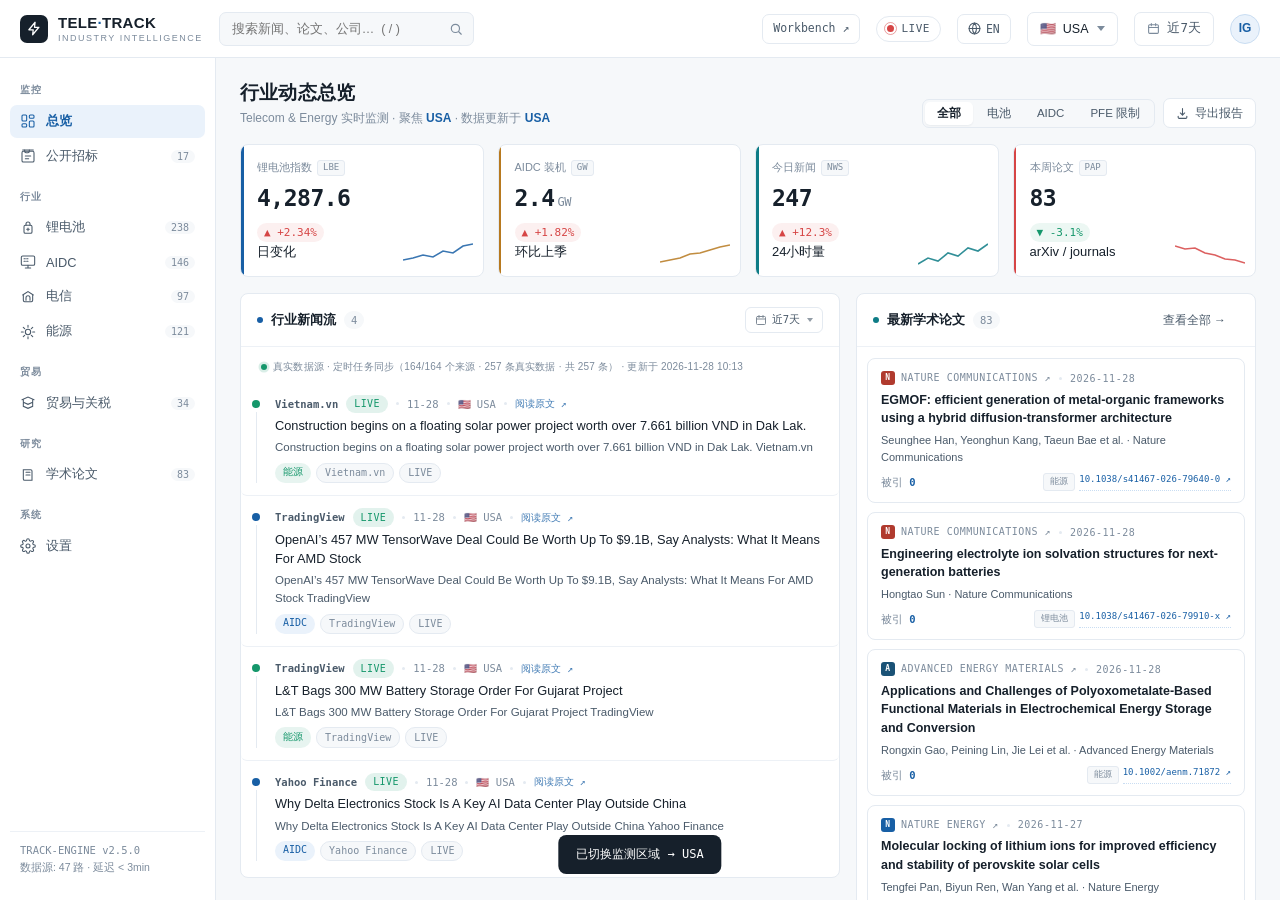
<file: index.html>
<!DOCTYPE html>
<html lang="zh-CN">
<head>
<meta charset="UTF-8">
<meta name="viewport" content="width=device-width, initial-scale=1.0">
<title>TELE·TRACK — Industry Intelligence</title>
<link rel="stylesheet" href="style.css?v=20261029e">
</head>
<body>
<div class="app">

  <div class="deploy-banner" id="deployBanner" style="display:none">
    <span class="dot-w"></span>
    <span id="deployText" data-i18n="deploy_online">已部署 · 公网访问:</span>
    <a href="#" id="deployLink" target="_blank"></a>
    <button class="btn ghost" style="height:22px;color:#aaa;border-color:#333" id="deployCopy" data-i18n="btn_copy">复制</button>
  </div>

  <header class="topbar">
    <div class="logo">
      <div class="logo-mark"><svg viewBox="0 0 24 24" fill="none" stroke="currentColor" stroke-width="2" stroke-linecap="round" stroke-linejoin="round"><path d="M13 2 3 14h7l-1 8 10-12h-7l1-8z"/></svg></div>
      <div><div class="logo-name">TELE<span>·</span>TRACK</div><div class="logo-sub">Industry Intelligence</div></div>
    </div>
    <div class="search"><input type="text" id="globalSearch" data-i18n-ph="search_ph" placeholder="搜索新闻、论文、公司…  ( / )"><svg viewBox="0 0 24 24" fill="none" stroke-width="2" stroke-linecap="round"><circle cx="11" cy="11" r="7"/><path d="m21 21-4.3-4.3"/></svg></div>
    <div class="top-spacer"></div>
    <a class="lang-btn" href="./workbench.html" title="Marketing & BD Workbench" style="text-decoration:none" data-i18n-skip>Workbench ↗</a>
    <div class="live-badge"><span class="live-dot"></span><span>LIVE</span></div>
    <button class="lang-btn" id="langBtn"><svg class="globe" viewBox="0 0 24 24" fill="none" stroke="currentColor" stroke-width="2" stroke-linecap="round"><circle cx="12" cy="12" r="10"/><path d="M2 12h20M12 2a15.3 15.3 0 0 1 0 20M12 2a15.3 15.3 0 0 0 0 20"/></svg><span id="langLabel">EN</span></button>
    <div class="country-wrap" id="countryWrap">
      <button class="country-btn" id="countryBtn"><span id="flagImg" class="flag">🇺🇸</span><span id="countryLabel">USA</span><span class="caret"></span></button>
      <div class="country-drop" id="countryDrop"></div>
    </div>
    <button class="date-btn" id="dateBtn"><svg viewBox="0 0 24 24" fill="none" stroke-width="2" stroke-linecap="round"><rect x="3" y="5" width="18" height="16" rx="2"/><path d="M8 3v4M16 3v4M3 10h18"/></svg><span id="dateRangeLabel">2026-08-21</span></button>
    <div class="avatar" id="avatarBtn">IG</div>
  </header>

  <div class="body">
    <nav class="sidebar">
      <div class="side-label" data-i18n="lbl_monitor">Monitor</div>
      <button class="nav-item active" data-page="overview"><svg viewBox="0 0 24 24" fill="none" stroke-width="1.8" stroke-linecap="round"><rect x="3" y="3" width="7" height="9" rx="1.5"/><rect x="14" y="3" width="7" height="5" rx="1.5"/><rect x="14" y="12" width="7" height="9" rx="1.5"/><rect x="3" y="16" width="7" height="5" rx="1.5"/></svg><span data-i18n="nav_overview">Overview</span></button>
      <button class="nav-item" data-page="tender"><svg viewBox="0 0 24 24" fill="none" stroke-width="1.8" stroke-linecap="round" stroke-linejoin="round"><path d="M14 3v2a2 2 0 0 1-2 2H9a2 2 0 0 1-2-2V3"/><path d="M4 3h16"/><rect x="3" y="5" width="18" height="16" rx="2"/><path d="M8 12h8M8 16h5"/></svg><span data-i18n="nav_tender">Tenders</span><span class="badge" id="tnBadge">14</span></button>
      <div class="side-label" data-i18n="lbl_sectors" style="padding-top:14px">Sectors</div>
      <button class="nav-item" data-page="lithium"><svg viewBox="0 0 24 24" fill="none" stroke-width="1.8" stroke-linecap="round"><rect x="6" y="8" width="12" height="12" rx="2"/><path d="M9 8V6a3 3 0 0 1 6 0v2M12 12v4M10 14h4"/></svg><span data-i18n="nav_lithium">Lithium Battery</span><span class="badge">238</span></button>
      <button class="nav-item" data-page="aidc"><svg viewBox="0 0 24 24" fill="none" stroke-width="1.8" stroke-linecap="round"><rect x="2" y="3" width="20" height="14" rx="2"/><path d="M8 21h8M12 17v4M6 7h2M10 7h2M6 11h2M10 11h2"/></svg><span data-i18n="nav_aidc">AIDC</span><span class="badge">146</span></button>
      <button class="nav-item" data-page="telecom"><svg viewBox="0 0 24 24" fill="none" stroke-width="1.8" stroke-linecap="round"><path d="m4 9 8-5 8 5M5 9v8a2 2 0 0 0 2 2h10a2 2 0 0 0 2-2V9M9 17v-4a3 3 0 0 1 6 0v4"/></svg><span data-i18n="nav_telecom">Telecom</span><span class="badge">97</span></button>
      <button class="nav-item" data-page="energy"><svg viewBox="0 0 24 24" fill="none" stroke-width="1.8" stroke-linecap="round"><circle cx="12" cy="12" r="4"/><path d="M12 2v3M12 19v3M2 12h3M19 12h3M4.9 4.9l2.1 2.1M17 17l2.1 2.1M19.1 4.9 17 7M7 17l-2.1 2.1"/></svg><span data-i18n="nav_energy">Energy</span><span class="badge">121</span></button>
      <div class="side-label" data-i18n="lbl_trade" style="padding-top:14px">Trade</div>
      <button class="nav-item" data-page="trade"><svg viewBox="0 0 24 24" fill="none" stroke-width="1.8" stroke-linecap="round"><path d="M3 7l9-4 9 4M5 7v10l7 3 7-3V7M5 11l7 3 7-3"/></svg><span data-i18n="nav_trade">Trade & Tariffs</span><span class="badge">34</span></button>
      <div class="side-label" data-i18n="lbl_research" style="padding-top:14px">Research</div>
      <button class="nav-item" data-page="papers"><svg viewBox="0 0 24 24" fill="none" stroke-width="1.8" stroke-linecap="round"><path d="M5 4h11a2 2 0 0 1 2 2v14H7a2 2 0 0 1-2-2V4z"/><path d="M9 8h6M9 12h6"/></svg><span data-i18n="nav_papers">Academic Papers</span><span class="badge">83</span></button>
      <div class="side-label" data-i18n="lbl_system" style="padding-top:14px">System</div>
      <button class="nav-item" data-page="settings"><svg viewBox="0 0 24 24" fill="none" stroke-width="1.8" stroke-linecap="round"><circle cx="12" cy="12" r="3"/><path d="M19.4 15a1.65 1.65 0 0 0 .33 1.82l.06.06a2 2 0 1 1-2.83 2.83l-.06-.06a1.65 1.65 0 0 0-1.82-.33 1.65 1.65 0 0 0-1 1.51V21a2 2 0 1 1-4 0v-.09A1.65 1.65 0 0 0 9 19.4a1.65 1.65 0 0 0-1.82.33l-.06.06a2 2 0 1 1-2.83-2.83l.06-.06a1.65 1.65 0 0 0 .33-1.82 1.65 1.65 0 0 0-1.51-1H3a2 2 0 1 1 0-4h.09A1.65 1.65 0 0 0 4.6 9a1.65 1.65 0 0 0-.33-1.82l-.06-.06a2 2 0 1 1 2.83-2.83l.06.06a1.65 1.65 0 0 0 1.82.33H9a1.65 1.65 0 0 0 1-1.51V3a2 2 0 1 1 4 0v.09a1.65 1.65 0 0 0 1 1.51 1.65 1.65 0 0 0 1.82-.33l.06-.06a2 2 0 1 1 2.83 2.83l-.06.06a1.65 1.65 0 0 0-.33 1.82V9a1.65 1.65 0 0 0 1.51 1H21a2 2 0 1 1 0 4h-.09a1.65 1.65 0 0 0-1.51 1z"/></svg><span data-i18n="nav_settings">Settings</span></button>
      <div class="side-bottom"><div class="ver">TRACK-ENGINE v2.5.0</div><div data-i18n="side_src">数据源: 47 路 · 延迟 < 3min</div></div>
    </nav>

    <main class="main" id="main">

      <!-- ============ OVERVIEW ============ -->
      <section class="page active" id="page-overview">
        <div class="page-head">
          <div class="page-title"><h1 data-i18n="ov_title">行业动态总览</h1><p><span data-i18n="ov_sub_a">Telecom & Energy 实时监测 · 聚焦</span> <span class="loc" id="ovLoc">China</span> · <span data-i18n="ov_sub_b">数据更新于</span> <span class="loc" id="ovTime">09:41:02</span></p></div>
          <div class="page-actions"><div class="tabs" id="ovTabs"><button class="tab active" data-f="all" data-i18n="tab_all">All</button><button class="tab" data-f="lithium" data-i18n="tab_battery">Battery</button><button class="tab" data-f="aidc" data-i18n="tab_aidc">AIDC</button><button class="tab" data-f="pfe" data-i18n="tab_pfe">PFE</button></div><button class="btn" id="exportBtn"><svg viewBox="0 0 24 24" width="13" height="13" fill="none" stroke="currentColor" stroke-width="2" stroke-linecap="round"><path d="M12 3v12m0 0 4-4m-4 4-4-4M4 17v2a2 2 0 0 0 2 2h12a2 2 0 0 0 2-2v-2"/></svg><span data-i18n="btn_export">导出报告</span></button></div>
        </div>
        <div class="kpi-row">
          <div class="kpi b-blue"><div class="kpi-label"><span data-i18n="kpi_li_idx">Lithium Battery Index</span> <span class="tag">LBE</span></div><div class="kpi-value" id="kpiLiIndex">4,287.6</div><span class="kpi-delta up" id="kpiLiDelta">▲ +2.34%</span><div class="kpi-sub" data-i18n="kpi_1d">1D change</div><svg class="kpi-spark" viewBox="0 0 70 30"><polyline points="0,24 10,22 20,19 30,21 40,15 50,17 60,10 70,8" fill="none" stroke="#185FA5" stroke-width="1.6"/></svg></div>
          <div class="kpi b-amber"><div class="kpi-label"><span data-i18n="kpi_aidc_cap">AIDC Capacity</span> <span class="tag">GW</span></div><div class="kpi-value">2.4<span class="unit">GW</span></div><span class="kpi-delta up">▲ +1.82%</span><div class="kpi-sub" data-i18n="kpi_qoq">vs prev quarter</div><svg class="kpi-spark" viewBox="0 0 70 30"><polyline points="0,26 10,24 20,22 30,18 40,17 50,14 60,11 70,9" fill="none" stroke="#B7791F" stroke-width="1.6"/></svg></div>
          <div class="kpi b-teal"><div class="kpi-label"><span data-i18n="kpi_news_today">News Today</span> <span class="tag">NWS</span></div><div class="kpi-value" id="kpiNews">247</div><span class="kpi-delta up">▲ +12.3%</span><div class="kpi-sub" data-i18n="kpi_24h">24h volume</div><svg class="kpi-spark" viewBox="0 0 70 30"><polyline points="0,28 10,22 20,25 30,17 40,20 50,12 60,15 70,8" fill="none" stroke="#0E7C86" stroke-width="1.6"/></svg></div>
          <div class="kpi b-red"><div class="kpi-label"><span data-i18n="kpi_papers_week">Papers This Week</span> <span class="tag">PAP</span></div><div class="kpi-value">83</div><span class="kpi-delta down">▼ -3.1%</span><div class="kpi-sub">arXiv / journals</div><svg class="kpi-spark" viewBox="0 0 70 30"><polyline points="0,10 10,13 20,12 30,17 40,19 50,23 60,24 70,27" fill="none" stroke="#D64545" stroke-width="1.6"/></svg></div>
        </div>

        <div class="cols-32">
          <div class="panel">
            <div class="panel-head"><div class="panel-title"><span class="dot"></span> <span data-i18n="pn_news" id="ovNewsTitle">行业新闻流</span> <span class="count" id="newsCount">247</span></div><div class="rp-mount" id="rpOvNews"></div></div>
            <div class="panel-body" style="padding:0 8px"><div class="news-list" id="newsList"></div></div>
            <div class="panel-foot" id="loadMoreNews" data-i18n="load_more_news">加载更多新闻 ↓</div>
          </div>
          <div class="panel">
            <div class="panel-head"><div class="panel-title"><span class="dot" style="background:var(--teal)"></span> <span data-i18n="pn_papers">最新学术论文</span> <span class="count">83</span></div><button class="btn ghost" style="height:26px" onclick="go('papers')" data-i18n="view_all">查看全部 →</button></div>
            <div class="panel-body" style="padding:2px 10px"><div id="paperList"></div></div>
          </div>
        </div>
        <div class="panel">
          <div class="panel-head"><div class="panel-title"><span class="dot" style="background:var(--accent)"></span> <span data-i18n="trend_title">新闻热度趋势</span></div><div class="rp-mount" id="rpTrend"></div><div class="legend"><div class="legend-item"><span class="sw" style="background:var(--amber)"></span><span data-i18n="leg_lithium">Lithium</span></div><div class="legend-item"><span class="sw" style="background:var(--accent)"></span><span data-i18n="leg_aidc">AIDC</span></div><div class="legend-item"><span class="sw" style="background:var(--teal)"></span><span data-i18n="leg_telecom">Telecom</span></div><div class="legend-item"><span class="sw" style="background:var(--down)"></span><span data-i18n="leg_energy">Energy</span></div></div></div>
          <div class="chart-wrap"><div class="bars" id="trendBars"></div></div>
        </div>

        <!-- Price table (LFP + AIDC focus) -->
        <div class="panel">
          <div class="panel-head"><div class="panel-title"><span class="dot" style="background:var(--amber)"></span> <span data-i18n="pt_title">核心商品价格 · Spot Prices</span></div><div style="display:flex;gap:12px;align-items:center"><span style="font-family:var(--mono);font-size:10.5px;color:var(--ink-3)" id="priceStamp" data-i18n="pt_stamp">示例数据 · 非实时</span><span class="chip" style="cursor:default" id="priceCountryChip">🇨🇳 China</span></div></div>
          <div class="panel-body" style="padding:0 8px"><table class="tbl" id="priceTable"></table><div class="price-note" style="padding:8px 10px 10px;font-size:10.5px;color:var(--ink-3)" data-i18n="pt_note">表中价格与涨跌幅为静态示例数据，用于版面示意，不代表任何交易所或报价机构的实时行情。新闻与政策条目为真实抓取。</div></div>
        </div>
      </section>

      <!-- ============ LITHIUM ============ -->
      <section class="page" id="page-lithium">
        <div class="page-head"><div class="page-title"><h1 data-i18n="li_title">锂电池产业监测</h1><p><span data-i18n="li_sub">产业链 · 价格 · 产能 · 政策 · 实时新闻</span> <span class="loc" id="liLoc">China</span></p></div><div class="page-actions"><div class="chips" id="liChips"><button class="chip active" data-d="7d">7d</button><button class="chip" data-d="30d">30d</button><button class="chip" data-d="90d">90d</button></div></div></div>
        <div class="kpi-row">
          <div class="kpi b-amber"><div class="kpi-label" data-i18n="li_kpi1">碳酸锂现货</div><div class="kpi-value">76,500<span class="unit">¥/t</span></div><span class="kpi-delta up">▲ +1.2%</span><div class="kpi-sub" data-i18n="li_kpi1_sub">SMM 均价</div></div>
          <div class="kpi b-blue"><div class="kpi-label" data-i18n="li_kpi2">动力电池装机</div><div class="kpi-value">42.8<span class="unit">GWh</span></div><span class="kpi-delta up">▲ +8.4%</span><div class="kpi-sub" data-i18n="li_mom">月环比</div></div>
          <div class="kpi b-teal"><div class="kpi-label" data-i18n="li_kpi3">储能电池出货</div><div class="kpi-value">31.2<span class="unit">GWh</span></div><span class="kpi-delta up">▲ +15.6%</span><div class="kpi-sub" data-i18n="li_yoy">月同比</div></div>
          <div class="kpi b-red"><div class="kpi-label" data-i18n="li_kpi4">产能利用率</div><div class="kpi-value">67.3<span class="unit">%</span></div><span class="kpi-delta flat" data-i18n="d_flat">— 持平</span><div class="kpi-sub" data-i18n="li_head">头部厂商</div></div>
        </div>
        <div class="cols-2">
          <div class="panel"><div class="panel-head"><div class="panel-title"><span class="dot" style="background:var(--amber)"></span> <span data-i18n="li_chart1">碳酸锂价格走势</span></div><div class="rp-mount" id="rpLiChart"></div></div><div class="chart-wrap"><svg class="svg-chart" id="liPriceChart" viewBox="0 0 520 200" preserveAspectRatio="none" style="height:200px"></svg></div></div>
          <div class="panel"><div class="panel-head"><div class="panel-title"><span class="dot" style="background:var(--teal)"></span> <span data-i18n="li_chain">产业链热度</span></div><div class="rp-mount" id="rpLiHeat"></div></div><div class="panel-body"><div class="heat-row" id="liHeat"></div></div></div>
        </div>
        <div class="panel"><div class="panel-head"><div class="panel-title"><span class="dot" style="background:var(--amber)"></span> <span data-i18n="li_news2">锂电池相关新闻</span></div><div class="rp-mount" id="rpLiNews"></div></div><div class="panel-body" style="padding:0 8px"><div class="news-list" id="liNewsList"></div></div></div>
      </section>

      <!-- ============ AIDC ============ -->
      <section class="page" id="page-aidc">
        <div class="page-head"><div class="page-title"><h1 data-i18n="ai_title">AIDC 算力基础设施监测</h1><p><span data-i18n="ai_sub">AI Data Center · 装机 · PUE · 资本开支</span> <span class="loc" id="aiLoc">China</span></p></div></div>
        <div class="kpi-row">
          <div class="kpi b-blue"><div class="kpi-label" data-i18n="ai_kpi1">智能算力规模</div><div class="kpi-value">2.4<span class="unit">EFLOPS</span></div><span class="kpi-delta up">▲ +18.2%</span><div class="kpi-sub" data-i18n="ai_yoy">同比</div></div>
          <div class="kpi b-teal"><div class="kpi-label" data-i18n="ai_kpi2">平均 PUE</div><div class="kpi-value">1.28</div><span class="kpi-delta down">▼ -0.06</span><div class="kpi-sub" data-i18n="ai_new">新建项目</div></div>
          <div class="kpi b-amber"><div class="kpi-label" data-i18n="ai_kpi3">数据中心资本开支</div><div class="kpi-value">312<span class="unit">B¥</span></div><span class="kpi-delta up">▲ +42.0%</span><div class="kpi-sub">2026E</div></div>
          <div class="kpi b-red"><div class="kpi-label" data-i18n="ai_kpi4">在用机柜</div><div class="kpi-value" data-kpi="ai4">86.4<span class="unit">万</span></div><span class="kpi-delta up">▲ +9.1%</span><div class="kpi-sub" data-i18n="ai_mom">环比</div></div>
        </div>
        <div class="cols-2">
          <div class="panel"><div class="panel-head"><div class="panel-title"><span class="dot"></span> <span data-i18n="ai_chart1">算力装机趋势 (EFLOPS)</span></div><div class="rp-mount" id="rpAidcChart"></div></div><div class="chart-wrap"><svg class="svg-chart" id="aidcChart" viewBox="0 0 520 200" preserveAspectRatio="none" style="height:200px"></svg></div></div>
          <div class="panel"><div class="panel-head"><div class="panel-title"><span class="dot" style="background:var(--amber)"></span> <span data-i18n="ai_region">区域布局</span></div><div class="rp-mount" id="rpAiRegion"></div></div><div class="panel-body"><table class="tbl" id="aiRegion"></table></div></div>
        </div>
        <div class="panel"><div class="panel-head"><div class="panel-title"><span class="dot" style="background:var(--accent)"></span> <span data-i18n="ai_news">AIDC 相关新闻</span></div><div class="rp-mount" id="rpAiNews"></div></div><div class="panel-body" style="padding:0 8px"><div class="news-list" id="aiNewsList"></div></div></div>
      </section>

      <!-- ============ TELECOM ============ -->
      <section class="page" id="page-telecom">
        <div class="page-head"><div class="page-title"><h1 data-i18n="tc_title">电信行业监测</h1><p><span data-i18n="tc_sub">5G · 网络资本开支 · 运营商数据</span> <span class="loc" id="tcLoc">China</span></p></div></div>
        <div class="kpi-row">
          <div class="kpi b-teal"><div class="kpi-label" data-i18n="tc_kpi1">5G 基站</div><div class="kpi-value" data-kpi="tc1">425.6<span class="unit">万</span></div><span class="kpi-delta up">▲ +6.8%</span><div class="kpi-sub" data-i18n="tc_cum">累计</div></div>
          <div class="kpi b-blue"><div class="kpi-label" data-i18n="tc_kpi2">5G 用户</div><div class="kpi-value" data-kpi="tc2">10.9<span class="unit">亿</span></div><span class="kpi-delta up">▲ +4.2%</span><div class="kpi-sub" data-i18n="tc_pen">渗透率 62%</div></div>
          <div class="kpi b-amber"><div class="kpi-label" data-i18n="tc_kpi3">电信资本开支</div><div class="kpi-value">348<span class="unit">B¥</span></div><span class="kpi-delta down">▼ -5.4%</span><div class="kpi-sub">2026E</div></div>
          <div class="kpi b-red"><div class="kpi-label" data-i18n="tc_kpi4">算力网络投入</div><div class="kpi-value">86<span class="unit">B¥</span></div><span class="kpi-delta up">▲ +31.0%</span><div class="kpi-sub" data-i18n="tc_share">占比提升</div></div>
        </div>
        <div class="cols-2">
          <div class="panel"><div class="panel-head"><div class="panel-title"><span class="dot" style="background:var(--teal)"></span> <span data-i18n="tc_chart1">5G 基站累计建设</span></div><div class="rp-mount" id="rpTcChart"></div></div><div class="chart-wrap"><svg class="svg-chart" id="tcChart" viewBox="0 0 520 200" preserveAspectRatio="none" style="height:200px"></svg></div></div>
          <div class="panel"><div class="panel-head"><div class="panel-title"><span class="dot" style="background:var(--amber)"></span> <span data-i18n="tc_ops">运营商动态</span></div><div class="rp-mount" id="rpTcMini"></div></div><div class="panel-body" style="padding:2px 8px"><div class="news-list" id="tcNewsMini"></div></div></div>
        </div>
        <div class="panel"><div class="panel-head"><div class="panel-title"><span class="dot"></span> <span data-i18n="tc_news">电信新闻流</span></div><div class="rp-mount" id="rpTcNews"></div></div><div class="panel-body" style="padding:0 8px"><div class="news-list" id="tcNewsList"></div></div></div>
      </section>

      <!-- ============ ENERGY ============ -->
      <section class="page" id="page-energy">
        <div class="page-head"><div class="page-title"><h1 data-i18n="eg_title">能源行业监测</h1><p><span data-i18n="eg_sub">电力需求 · 储能 · 新能源装机 · 电价</span> <span class="loc" id="egLoc">China</span></p></div></div>
        <div class="kpi-row">
          <div class="kpi b-down"><div class="kpi-label" data-i18n="eg_kpi1">全社会用电量</div><div class="kpi-value" data-kpi="eg1">9.36<span class="unit">万亿kWh</span></div><span class="kpi-delta up">▲ +6.5%</span><div class="kpi-sub" data-i18n="eg_cum">1-7月累计</div></div>
          <div class="kpi b-teal"><div class="kpi-label" data-i18n="eg_kpi2">新型储能新增</div><div class="kpi-value">38.4<span class="unit">GW</span></div><span class="kpi-delta up">▲ +47.0%</span><div class="kpi-sub" data-i18n="eg_yoy">同比</div></div>
          <div class="kpi b-blue"><div class="kpi-label" data-i18n="eg_kpi3">风光装机占比</div><div class="kpi-value">44.6<span class="unit">%</span></div><span class="kpi-delta up">▲ +3.2pp</span><div class="kpi-sub" data-i18n="eg_gen">发电装机</div></div>
          <div class="kpi b-amber"><div class="kpi-label" data-i18n="eg_kpi4">绿电交易量</div><div class="kpi-value">612<span class="unit">TWh</span></div><span class="kpi-delta up">▲ +58.0%</span><div class="kpi-sub" data-i18n="eg_yoy2">同比</div></div>
        </div>
        <div class="cols-2">
          <div class="panel"><div class="panel-head"><div class="panel-title"><span class="dot" style="background:var(--down)"></span> <span data-i18n="eg_chart1">电力需求结构</span></div><div class="rp-mount" id="rpEgDonut"></div></div><div class="panel-body" id="egDonutBox"><svg class="svg-chart" viewBox="0 0 300 180" style="height:180px;margin:0 auto;max-width:300px"><circle cx="150" cy="90" r="62" fill="none" stroke="#E4EAF1" stroke-width="26"/><circle cx="150" cy="90" r="62" fill="none" stroke="#15976B" stroke-width="26" stroke-dasharray="72 100" stroke-dashoffset="25" transform="rotate(-90 150 90)"/><circle cx="150" cy="90" r="62" fill="none" stroke="#185FA5" stroke-width="26" stroke-dasharray="62 100" stroke-dashoffset="97" transform="rotate(-90 150 90)"/><circle cx="150" cy="90" r="62" fill="none" stroke="#B7791F" stroke-width="26" stroke-dasharray="55 100" stroke-dashoffset="159" transform="rotate(-90 150 90)"/><circle cx="150" cy="90" r="62" fill="none" stroke="#0E7C86" stroke-width="26" stroke-dasharray="42 100" stroke-dashoffset="214" transform="rotate(-90 150 90)"/><text x="150" y="86" text-anchor="middle" font-family="var(--mono)" font-size="18" font-weight="600" fill="#16202B">9.36</text><text x="150" y="104" text-anchor="middle" font-size="9" fill="#7C8B9C">万亿 kWh</text></svg><div class="legend" style="justify-content:center;margin-top:8px;flex-wrap:wrap;gap:12px"><div class="legend-item"><span class="sw" style="background:var(--down)"></span>二产 41%</div><div class="legend-item"><span class="sw" style="background:var(--accent)"></span>三产 31%</div><div class="legend-item"><span class="sw" style="background:var(--amber)"></span>居民 20%</div><div class="legend-item"><span class="sw" style="background:var(--teal)"></span>一产 8%</div></div></div></div>
          <div class="panel"><div class="panel-head"><div class="panel-title"><span class="dot" style="background:var(--down)"></span> <span data-i18n="eg_chart2">新型储能装机趋势</span></div><div class="rp-mount" id="rpEgChart"></div></div><div class="chart-wrap"><svg class="svg-chart" id="egChart" viewBox="0 0 520 200" preserveAspectRatio="none" style="height:200px"></svg></div></div>
        </div>
        <div class="panel"><div class="panel-head"><div class="panel-title"><span class="dot" style="background:var(--down)"></span> <span data-i18n="eg_news">能源新闻流</span></div><div class="rp-mount" id="rpEgNews"></div></div><div class="panel-body" style="padding:0 8px"><div class="news-list" id="egNewsList"></div></div></div>
      </section>

      <!-- ============ TRADE & TARIFFS ============ -->
      <section class="page" id="page-trade">
        <div class="page-head"><div class="page-title"><h1 data-i18n="tr_title">贸易与关税监测</h1><p><span data-i18n="tr_sub">各国原材料价格 · 关税政策 · 贸易壁垒实时追踪</span> <span class="loc" id="trLoc">China</span></p></div></div>
        <div class="kpi-row">
          <div class="kpi b-purple"><div class="kpi-label" data-i18n="tr_kpi1">中国锂电出口额</div><div class="kpi-value">487<span class="unit">B¥</span></div><span class="kpi-delta up">▲ +18.5%</span><div class="kpi-sub" data-i18n="tr_yoy1">1-7月同比</div></div>
          <div class="kpi b-blue"><div class="kpi-label" data-i18n="tr_kpi2">对华综合关税均值</div><div class="kpi-value">23.4<span class="unit">%</span></div><span class="kpi-delta up">▲ +4.2pp</span><div class="kpi-sub" data-i18n="tr_yoy2">同比上升</div></div>
          <div class="kpi b-amber"><div class="kpi-label" data-i18n="tr_kpi3">欧盟 CBAM 覆盖率</div><div class="kpi-value">100<span class="unit">%</span></div><span class="kpi-delta flat" data-i18n="tr_kpi3_sub">— 2026全面</span><div class="kpi-sub" data-i18n="tr_cbam">碳关税过渡期结束</div></div>
          <div class="kpi b-teal"><div class="kpi-label" data-i18n="tr_kpi4">贸易政策事件</div><div class="kpi-value">34</div><span class="kpi-delta up">▲ +6</span><div class="kpi-sub" data-i18n="tr_7d">近7日新增</div></div>
        </div>

        <div class="cols-2">
          <!-- Tariff comparison -->
          <div class="panel">
            <div class="panel-head"><div class="panel-title"><span class="dot" style="background:var(--purple)"></span> <span data-i18n="tr_tariff_tbl">主要产品关税对比</span></div><span class="chip" style="cursor:default" data-i18n="tr_vs_cn">对华进口</span></div>
            <div class="panel-body" style="padding:0 8px"><table class="tbl" id="tariffTable"></table><div class="tbl-src-hint" data-i18n="tr_src_hint">来源标注于各行 · 点击来源名跳转官方页面</div></div>
          </div>
          <!-- Raw material prices by country -->
          <div class="panel">
            <div class="panel-head"><div class="panel-title"><span class="dot" style="background:var(--amber)"></span> <span data-i18n="tr_mat_tbl">各国原材料实时价格</span></div></div>
            <div class="panel-body" style="padding:0 8px"><table class="tbl" id="matPriceTable"></table><div class="tbl-src-hint" data-i18n="tr_src_hint">来源标注于各行 · 点击来源名跳转官方页面</div><div class="price-note" style="padding:4px 10px 10px;font-size:10.5px;color:var(--ink-3)" data-i18n="tr_price_note">表中数字为静态示例数据，用于版面示意；来源列仅指示该品种的公开行情参考机构，不代表当前从其获取了报价。</div></div>
          </div>
        </div>

        <!-- Tariff timeline -->
        <div class="panel">
          <div class="panel-head"><div class="panel-title"><span class="dot" style="background:var(--purple)"></span> <span data-i18n="tr_timeline">关税政策动态</span> <span class="count">34</span></div><div class="rp-mount" id="rpTradeNews"></div></div>
          <div class="panel-body" style="padding:0 8px"><div class="news-list" id="tradeNewsList"></div></div>
        </div>
      </section>

      <!-- ============ PAPERS ============ -->
      <section class="page" id="page-papers">
        <div class="page-head"><div class="page-title"><h1 data-i18n="pa_title">学术论文库</h1><p data-i18n="pa_sub">顶刊自动追踪 · Nature Energy / Science / Joule / EES / Adv. Mater. / IEEE / arXiv</p></div><div class="page-actions"><div class="search" style="max-width:240px"><input type="text" id="paperSearch" data-i18n-ph="pa_search_ph" placeholder="搜索标题 / 作者 / 关键词"><svg viewBox="0 0 24 24" fill="none" stroke-width="2" stroke-linecap="round"><circle cx="11" cy="11" r="7"/><path d="m21 21-4.3-4.3"/></svg></div></div></div>
        <div class="panel"><div class="panel-head"><div class="chips" id="paperJournals"><button class="chip active" data-j="all" data-i18n="pa_f_all">All</button><button class="chip" data-j="nature">Nature Energy</button><button class="chip" data-j="science">Science</button><button class="chip" data-j="natcom">Nat. Commun.</button><button class="chip" data-j="joule">Joule</button><button class="chip" data-j="ees">EES</button><button class="chip" data-j="advmat">Adv. Mater.</button><button class="chip" data-j="applied">Applied Energy</button><button class="chip" data-j="ieee">IEEE</button><button class="chip" data-j="arxiv">arXiv</button></div><div class="legend"><div class="legend-item"><span class="sw" style="background:var(--amber)"></span><span data-i18n="leg_lithium">Lithium</span></div><div class="legend-item"><span class="sw" style="background:var(--accent)"></span><span data-i18n="leg_aidc">AIDC</span></div><div class="legend-item"><span class="sw" style="background:var(--teal)"></span><span data-i18n="leg_telecom">Telecom</span></div><div class="legend-item"><span class="sw" style="background:var(--down)"></span><span data-i18n="leg_energy">Energy</span></div></div><div class="rp-mount" id="rpPapers"></div></div><div class="panel-body" style="padding:4px 12px 12px"><div id="paperGrid" style="display:grid;grid-template-columns:repeat(2,1fr);gap:0 14px"></div></div><div class="panel-foot" id="loadMorePapers" data-i18n="load_more_papers">加载更多论文 ↓</div></div>
      </section>

      <!-- ============ TENDERS (public procurement) ============ -->
      <section class="page" id="page-tender">
        <div class="page-head"><div class="page-title"><h1 data-i18n="tn_title">公开招标监测</h1><p><span data-i18n="tn_sub">各国官方采购平台招标信息 · 一键直达官网</span> <span class="loc" id="tnLoc">USA</span></p></div><div class="page-actions"><div class="chips" id="tnStatusChips"><button class="chip active" data-s="all" data-i18n="tn_f_all">All</button><button class="chip" data-s="open" data-i18n="tn_open">Open</button><button class="chip" data-s="closed" data-i18n="tn_closed">Closed</button></div></div></div>
        <div class="kpi-row">
          <div class="kpi b-blue"><div class="kpi-label"><span data-i18n="tn_stat_open">Open Tenders</span> <span class="tag">BID</span></div><div class="kpi-value" id="tnStatOpen">0</div><span class="kpi-delta up" data-i18n="tn_live">● LIVE</span><div class="kpi-sub">SAM.gov · CCGP · TED</div></div>
          <div class="kpi b-red"><div class="kpi-label"><span data-i18n="tn_stat_exp">Due in 7 Days</span> <span class="tag">SOON</span></div><div class="kpi-value" id="tnStatExp">0</div><span class="kpi-delta down" data-i18n="tn_soon">⏳ Urgent</span><div class="kpi-sub" data-i18n="tn_due7_sub">deadline approaching</div></div>
          <div class="kpi b-teal"><div class="kpi-label"><span data-i18n="tn_stat_mkt">Markets</span> <span class="tag">MKT</span></div><div class="kpi-value" id="tnStatMkt">0</div><span class="kpi-delta up" data-i18n="tn_mkt_d">🌐 Global</span><div class="kpi-sub" data-i18n="tn_mkt_sub">countries covered</div></div>
          <div class="kpi b-amber"><div class="kpi-label"><span data-i18n="tn_stat_new">New This Week</span> <span class="tag">NEW</span></div><div class="kpi-value" id="tnStatNew">0</div><span class="kpi-delta flat" data-i18n="tn_new_d">🆕 New</span><div class="kpi-sub" data-i18n="tn_new_sub">published in 7d</div></div>
        </div>
        <div class="panel">
          <div class="panel-head"><div class="panel-title"><span class="dot" style="background:var(--teal)"></span> <span data-i18n="tn_portals">Official Tender Portals</span> <span class="tag t-gov" style="margin-left:2px">GOV</span></div><span style="font-family:var(--mono);font-size:10px;color:var(--ink-3)" data-i18n="tn_portals_sub">Government platforms · click to open</span></div>
          <div class="panel-body" style="padding:8px 16px"><div class="tender-portal-row" id="tenderPortals"></div></div>
        </div>
        <div class="panel">
          <div class="panel-head"><div class="panel-title"><span class="dot" style="background:var(--amber)"></span> <span data-i18n="tn_list">Tender List</span> <span class="count" id="tnCount">14</span></div><div style="display:flex;gap:10px;align-items:center;flex-wrap:wrap"><div class="chips" id="tnSectorChips"><button class="chip active" data-f="all" data-i18n="tn_f_all">All</button><button class="chip" data-f="lithium" data-i18n="tag_lithium">Lithium</button><button class="chip" data-f="aidc" data-i18n="tag_aidc">AIDC</button><button class="chip" data-f="telecom" data-i18n="tag_telecom">Telecom</button><button class="chip" data-f="energy" data-i18n="tag_energy">Energy</button></div><div class="search" style="max-width:220px"><input type="text" id="tenderSearch" data-i18n-ph="tn_ph" placeholder="搜索招标项目 / 机构…"><svg viewBox="0 0 24 24" fill="none" stroke-width="2" stroke-linecap="round"><circle cx="11" cy="11" r="7"/><path d="m21 21-4.3-4.3"/></svg></div></div></div>
          <div class="panel-body" style="padding:0 8px"><div class="tender-list" id="tenderList"></div></div>
        </div>
      </section>

      <!-- ============ SETTINGS ============ -->
      <section class="page" id="page-settings">
        <div class="page-head"><div class="page-title"><h1 data-i18n="se_title">系统设置</h1><p data-i18n="se_sub">数据源、推送、订阅与 API 配置</p></div></div>
        <div class="cols-2">
          <div>
            <div class="panel"><div class="panel-body" style="padding:16px"><div style="display:flex;align-items:center;gap:14px"><div style="width:46px;height:46px;border-radius:50%;background:var(--accent-soft);border:1px solid var(--accent-line);display:flex;align-items:center;justify-content:center;color:var(--accent);font-size:17px;font-weight:600">IG</div><div style="flex:1"><div style="font-weight:700;font-size:15px">Ivy Guo</div><div style="font-size:11.5px;color:var(--ink-3);font-family:var(--mono)">ivy.guo@example.com · Analyst</div></div><button class="btn" id="editProfileBtn" data-i18n="se_edit">编辑</button></div></div></div>
            <div class="panel" style="margin-top:16px"><div class="panel-head"><div class="panel-title" data-i18n="se_ds">数据源与抓取</div></div><div class="panel-body" style="padding:2px 16px"><div class="set-group" style="margin-bottom:6px"></div></div></div>
            <div class="panel"><div class="panel-head"><div class="panel-title" data-i18n="se_notif">通知</div></div><div class="panel-body" style="padding:2px 16px"><div class="set-group" style="margin-bottom:6px"></div></div></div>
          </div>
          <div>
            <div class="panel"><div class="panel-head"><div class="panel-title" data-i18n="se_sub2">订阅与区域</div></div><div class="panel-body" style="padding:2px 16px"><div class="set-group" style="margin-bottom:6px"></div></div></div>
            <div class="panel"><div class="panel-head"><div class="panel-title" data-i18n="se_api">API 与集成</div></div><div class="panel-body" style="padding:2px 16px"><div class="set-group" style="margin-bottom:6px"></div></div></div>
            <div class="panel" style="margin-top:16px"><div class="panel-body" style="padding:16px"><div style="display:flex;align-items:center;gap:12px"><div style="width:38px;height:38px;border-radius:9px;background:var(--ink);display:flex;align-items:center;justify-content:center;color:#fff"><svg width="18" height="18" viewBox="0 0 24 24" fill="none" stroke="currentColor" stroke-width="2" stroke-linecap="round"><path d="M13 2 3 14h7l-1 8 10-12h-7l1-8z"/></svg></div><div style="flex:1"><div style="font-weight:600;font-size:13px">TELE·TRACK Pro</div><div style="font-size:11px;color:var(--ink-3)" data-i18n="se_ver">当前版本 v2.5.0 · 订阅至 2027-03-01</div></div><button class="btn primary" data-i18n="se_upgrade">升级</button></div></div></div>
          </div>
        </div>
      </section>

    </main>
  </div>
</div>

<div class="modal-mask" id="dateModal"><div class="modal"><h3 data-i18n="dm_title">自定义日期范围</h3><div class="m-sub" data-i18n="dm_sub">选择新闻抓取的起止日期</div><div class="m-field"><label>START</label><input type="date" id="dStart" value="2026-08-01"></div><div class="m-field"><label>END</label><input type="date" id="dEnd" value="2026-08-21"></div><div class="m-field"><label>START TIME</label><input type="time" id="dStartT" value="00:00"></div><div class="m-field"><label>END TIME</label><input type="time" id="dEndT" value="23:59"></div><div class="m-actions"><button class="btn" id="dCancel" data-i18n="dm_cancel">取消</button><button class="btn primary" id="dApply" data-i18n="dm_apply">应用</button></div></div></div>
<div class="toast" id="toast"></div>

<script src="app.js?v=20261029e"></script>
</body>
</html>
</file>
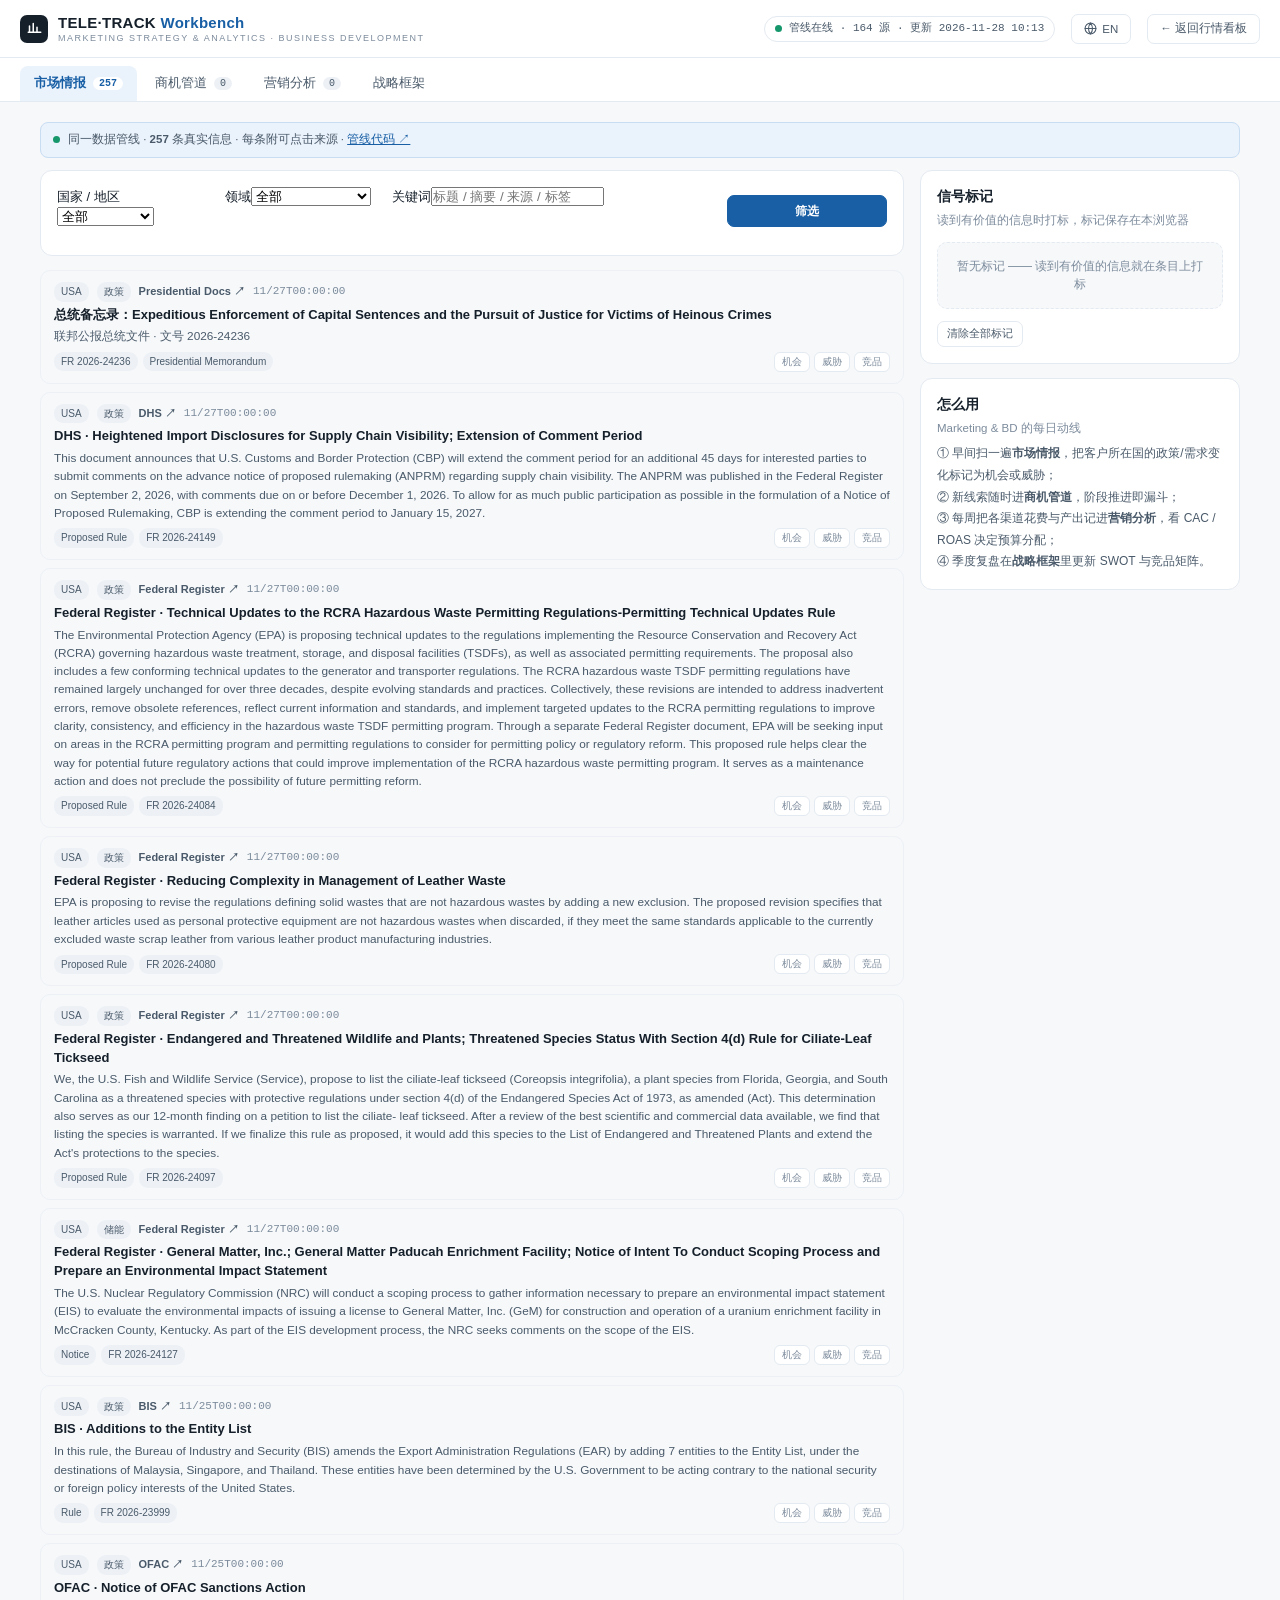
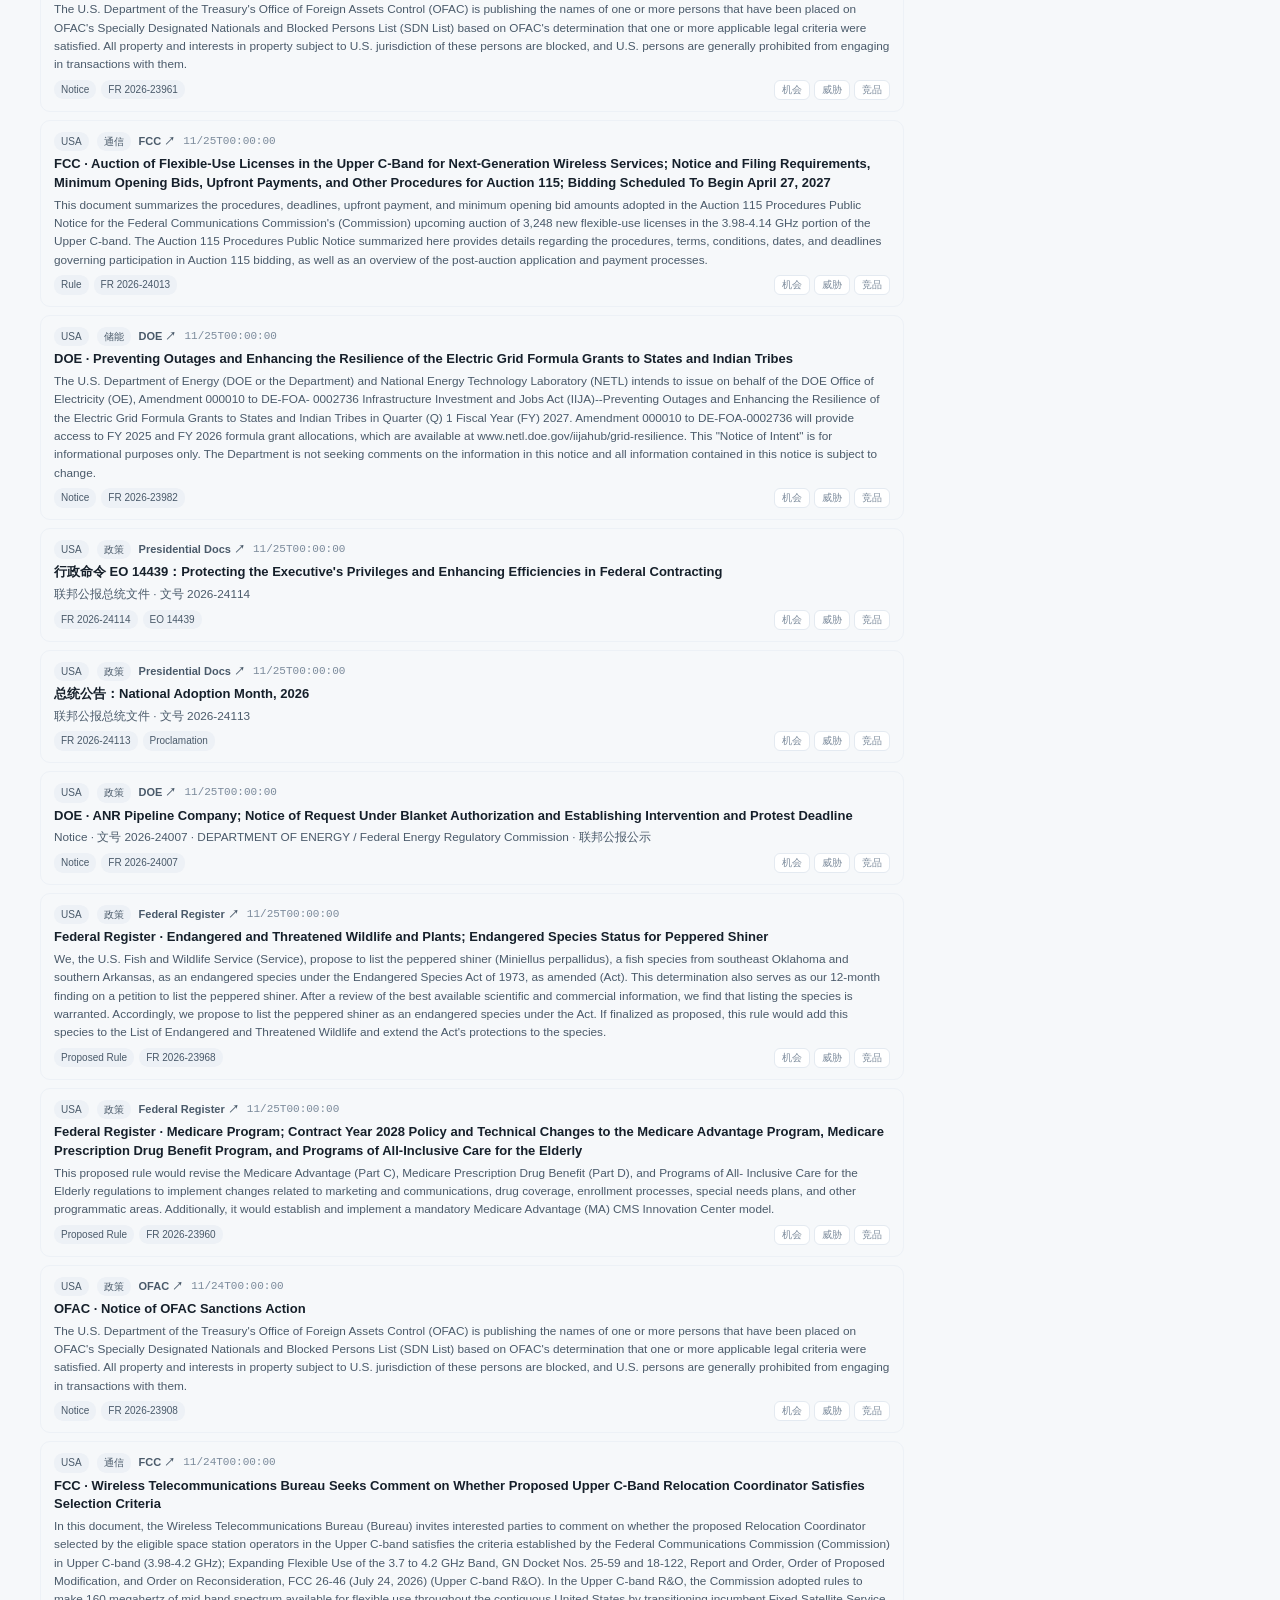
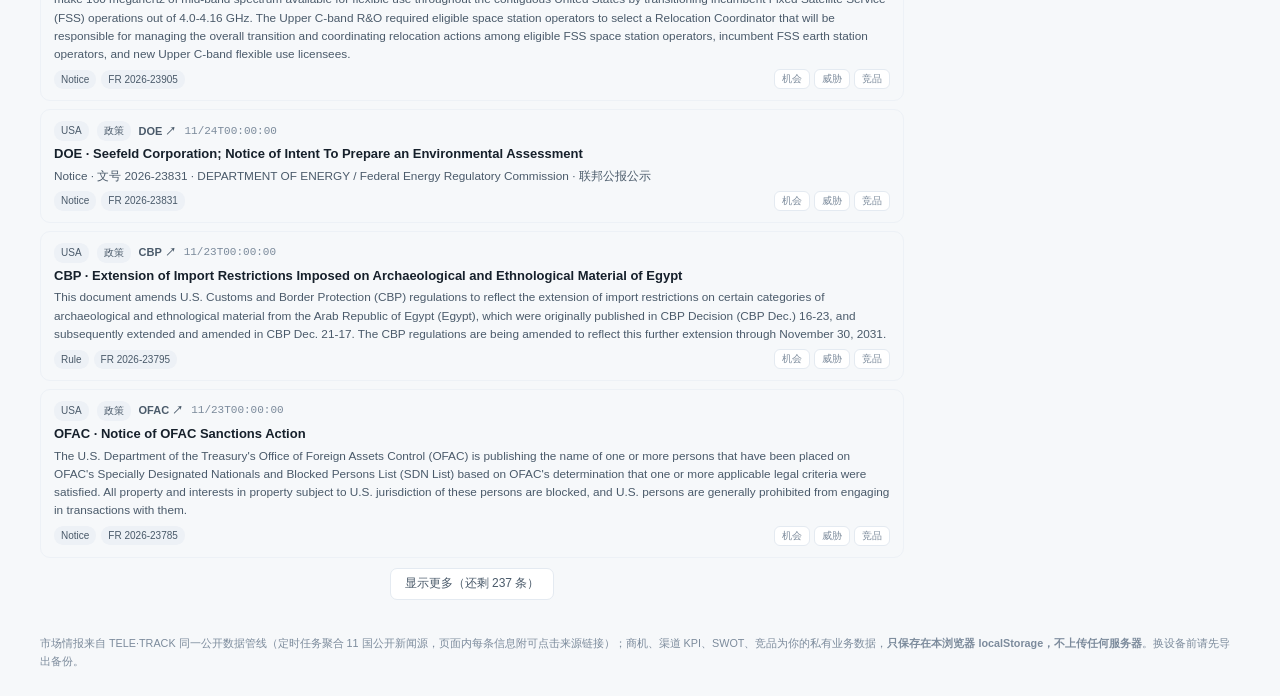
<file: workbench.html>
<!DOCTYPE html>
<html lang="zh-CN">
<head>
<meta charset="UTF-8">
<meta name="viewport" content="width=device-width,initial-scale=1">
<title>TELE·TRACK Workbench — Marketing & BD 工作台</title>
<meta name="robots" content="noindex,nofollow">
<link rel="icon" href="data:image/svg+xml,<svg xmlns='http://www.w3.org/2000/svg' viewBox='0 0 32 32'><rect width='32' height='32' rx='8' fill='%2316202B'/><path d='M8 22V10h16M8 16h12' stroke='%23fff' stroke-width='3' fill='none' stroke-linecap='round'/></svg>">
<style>
:root{
  --bg:#F6F8FA;--panel:#FFFFFF;--ink:#16202B;--ink-2:#4A5A6A;--ink-3:#7C8B9C;
  --line:#E4EAF1;--line-2:#EDF1F6;--accent:#185FA5;--accent-soft:#EAF2FB;
  --accent-line:#C9DDF2;--up:#D64545;--down:#15976B;--amber:#B7791F;
  --amber-soft:#FBF3E2;--teal:#0E7C86;--teal-soft:#E2F3F4;--purple:#6B4C9A;
  --purple-soft:#F0EBF7;
  --mono:'JetBrains Mono','SF Mono',Consolas,'Roboto Mono',monospace;
  --sans:-apple-system,'Segoe UI','PingFang SC','Hiragino Sans GB','Microsoft YaHei',sans-serif;
  --r:8px;
}
*{margin:0;padding:0;box-sizing:border-box}
body{font-family:var(--sans);background:var(--bg);color:var(--ink);font-size:13px;line-height:1.55;-webkit-font-smoothing:antialiased}
::-webkit-scrollbar{width:8px;height:8px}
::-webkit-scrollbar-thumb{background:#D3DBE4;border-radius:4px}
::-webkit-scrollbar-track{background:transparent}
.app{display:flex;flex-direction:column;min-height:100vh}
/* ---------- topbar ---------- */
.topbar{height:58px;background:var(--panel);border-bottom:1px solid var(--line);display:flex;align-items:center;gap:16px;padding:0 20px;position:sticky;top:0;z-index:30}
.logo{display:flex;align-items:center;gap:10px;user-select:none}
.logo-mark{width:28px;height:28px;border-radius:7px;background:var(--ink);display:flex;align-items:center;justify-content:center;color:#fff}
.logo-mark svg{width:15px;height:15px}
.logo-name{font-weight:700;font-size:15px;letter-spacing:.3px}
.logo-name span{color:var(--accent)}
.logo-sub{font-size:9px;color:var(--ink-3);letter-spacing:1.5px;text-transform:uppercase;margin-top:-2px}
.top-spacer{flex:1}
.live-badge{display:flex;align-items:center;gap:7px;height:26px;padding:0 10px;border:1px solid var(--line);border-radius:20px;font-size:11px;color:var(--ink-2);font-family:var(--mono);background:var(--panel)}
.live-dot{width:7px;height:7px;border-radius:50%;background:var(--up);position:relative}
.live-dot.ok{background:var(--down)}
.back-btn{height:30px;padding:0 12px;border:1px solid var(--line);border-radius:7px;background:var(--panel);cursor:pointer;font-size:11.5px;color:var(--ink-2);text-decoration:none;display:inline-flex;align-items:center;gap:5px;transition:all .12s;font-family:var(--sans)}
.back-btn:hover{border-color:var(--accent-line);color:var(--accent)}
.back-btn svg{width:13px;height:13px}
/* ---------- tabs ---------- */
.tabs{display:flex;gap:4px;background:var(--panel);border-bottom:1px solid var(--line);padding:8px 20px 0;position:sticky;top:58px;z-index:25}
.tab{border:none;background:none;cursor:pointer;font-size:12.8px;color:var(--ink-2);padding:9px 14px;border-radius:8px 8px 0 0;font-family:var(--sans);transition:all .12s;display:flex;align-items:center;gap:7px}
.tab:hover{color:var(--ink);background:var(--bg)}
.tab.active{color:var(--accent);background:var(--accent-soft);font-weight:600}
.tab .cnt{font-family:var(--mono);font-size:10px;background:var(--line-2);color:var(--ink-2);padding:1px 6px;border-radius:10px}
.tab.active .cnt{background:#fff;color:var(--accent)}
/* ---------- layout ---------- */
.page{flex:1;max-width:1240px;width:100%;margin:0 auto;padding:20px}
.view{display:none}
.view.active{display:block}
.grid2{display:grid;grid-template-columns:1fr 320px;gap:16px;align-items:start}
@media(max-width:960px){.grid2{grid-template-columns:1fr}}
.card{background:var(--panel);border:1px solid var(--line);border-radius:12px;padding:16px}
.card h2{font-size:13.5px;font-weight:700;display:flex;align-items:center;gap:8px;margin-bottom:4px}
.card .sub{font-size:11.5px;color:var(--ink-3);margin-bottom:12px}
/* ---------- forms ---------- */
.frm{display:grid;grid-template-columns:repeat(auto-fit,minmax(130px,1fr));gap:8px;margin-bottom:10px}
.frm label{font-size:10.5px;color:var(--ink-3);display:block;margin-bottom:3px;letter-spacing:.3px}
.frm input,.frm select,.frm textarea{width:100%;height:32px;border:1px solid var(--line);border-radius:7px;background:var(--bg);padding:0 9px;font-size:12.5px;color:var(--ink);outline:none;font-family:var(--sans);transition:border .15s}
.frm textarea{height:auto;min-height:64px;padding:7px 9px;resize:vertical;line-height:1.5}
.frm input:focus,.frm select:focus,.frm textarea:focus{border-color:var(--accent-line);background:#fff}
.btn{height:32px;padding:0 14px;border:1px solid var(--line);border-radius:7px;background:var(--panel);cursor:pointer;font-size:12px;color:var(--ink-2);font-family:var(--sans);transition:all .12s;display:inline-flex;align-items:center;gap:6px}
.btn:hover{border-color:var(--accent-line);color:var(--accent)}
.btn.primary{background:var(--accent);border-color:var(--accent);color:#fff;font-weight:600}
.btn.primary:hover{background:#124D87;color:#fff}
.btn.danger:hover{border-color:var(--up);color:var(--up)}
.btn.sm{height:26px;padding:0 9px;font-size:11px}
/* ---------- tables ---------- */
.tbl{width:100%;border-collapse:collapse;font-size:12.3px}
.tbl th{font-size:10.5px;color:var(--ink-3);text-align:left;font-weight:600;letter-spacing:.4px;padding:7px 8px;border-bottom:1px solid var(--line);white-space:nowrap}
.tbl td{padding:7px 8px;border-bottom:1px solid var(--line-2);vertical-align:middle}
.tbl tr:hover td{background:var(--bg)}
.tbl .num{font-family:var(--mono);font-size:11.8px;text-align:right;white-space:nowrap}
.tbl select,.tbl input{height:26px;border:1px solid var(--line);border-radius:6px;background:#fff;font-size:11.5px;padding:0 5px;outline:none}
.stage-chip{display:inline-block;font-size:10.5px;padding:2px 8px;border-radius:10px;font-weight:600;white-space:nowrap}
.st-lead{background:var(--line-2);color:var(--ink-2)}
.st-qual{background:var(--accent-soft);color:var(--accent)}
.st-prop{background:var(--amber-soft);color:var(--amber)}
.st-won{background:#E7F3EE;color:var(--down)}
.st-lost{background:#FBEAEA;color:var(--up)}
.empty{padding:28px 16px;text-align:center;color:var(--ink-3);font-size:12px;border:1px dashed var(--line);border-radius:10px;background:var(--bg)}
.due{font-family:var(--mono);font-size:10.8px;color:var(--ink-3)}
.due.overdue{color:var(--up);font-weight:700}
.due.today{color:var(--amber);font-weight:700}
/* ---------- funnel ---------- */
.funnel{display:flex;flex-direction:column;gap:6px;margin-top:4px}
.funnel-row{display:flex;align-items:center;gap:8px;font-size:11.5px}
.funnel-row .fl{width:64px;color:var(--ink-2);flex-shrink:0;text-align:right}
.funnel-row .fbar{height:20px;border-radius:4px;background:var(--accent-soft);position:relative;flex:1;min-width:0}
.funnel-row .fbar>i{position:absolute;left:0;top:0;bottom:0;border-radius:4px;background:var(--accent);opacity:.85}
.funnel-row .fv{font-family:var(--mono);font-size:11px;color:var(--ink-2);flex-shrink:0;width:110px}
/* ---------- kpi ---------- */
.kpis{display:grid;grid-template-columns:repeat(auto-fit,minmax(130px,1fr));gap:10px;margin-bottom:14px}
.kpi{background:var(--panel);border:1px solid var(--line);border-radius:10px;padding:11px 13px}
.kpi .k{font-size:10.5px;color:var(--ink-3);letter-spacing:.4px}
.kpi .v{font-family:var(--mono);font-size:19px;font-weight:700;margin-top:2px}
.kpi .d{font-size:10.5px;color:var(--ink-3);margin-top:1px}
.bars{display:flex;flex-direction:column;gap:7px}
.bar-row{display:flex;align-items:center;gap:8px;font-size:11.5px}
.bar-row .bl{width:110px;color:var(--ink-2);white-space:nowrap;overflow:hidden;text-overflow:ellipsis;flex-shrink:0}
.bar-row .bb{flex:1;height:16px;background:var(--line-2);border-radius:4px;position:relative;min-width:0}
.bar-row .bb>i{position:absolute;left:0;top:0;bottom:0;border-radius:4px}
.bar-row .bv{font-family:var(--mono);font-size:11px;width:90px;text-align:right;flex-shrink:0;color:var(--ink-2)}
/* ---------- news ---------- */
.src-note{display:flex;align-items:center;gap:8px;font-size:11.5px;color:var(--ink-2);background:var(--accent-soft);border:1px solid var(--accent-line);border-radius:8px;padding:8px 12px;margin-bottom:12px}
.src-note .dot{width:7px;height:7px;border-radius:50%;background:var(--down);flex-shrink:0}
.src-note a{color:var(--accent)}
.filters{display:grid;grid-template-columns:repeat(auto-fit,minmax(150px,1fr));gap:8px;margin-bottom:12px}
.news-item{border:1px solid var(--line-2);border-radius:10px;padding:11px 13px;margin-bottom:8px;transition:border .12s}
.news-item:hover{border-color:var(--accent-line)}
.news-meta{display:flex;align-items:center;gap:8px;font-size:11px;color:var(--ink-3);flex-wrap:wrap}
.news-meta .src a{color:var(--ink-2);font-weight:600;text-decoration:none}
.news-meta .src a:hover{color:var(--accent)}
.news-meta .date{font-family:var(--mono)}
.news-title{margin:4px 0 3px;font-size:13px;font-weight:600;line-height:1.45}
.news-title a{color:var(--ink);text-decoration:none}
.news-title a:hover{color:var(--accent);text-decoration:underline}
.news-sum{font-size:11.8px;color:var(--ink-2);line-height:1.55}
.news-tags{display:flex;gap:5px;flex-wrap:wrap;margin-top:6px;align-items:center}
.tag{font-size:10px;padding:2px 7px;border-radius:9px;background:var(--line-2);color:var(--ink-2);white-space:nowrap}
.tag.t-live{background:#E7F3EE;color:var(--down);font-weight:600}
.sig-btns{margin-left:auto;display:flex;gap:4px}
.sig-btn{border:1px solid var(--line);background:#fff;border-radius:6px;font-size:10px;padding:2px 7px;cursor:pointer;color:var(--ink-3);transition:all .12s}
.sig-btn:hover{border-color:var(--accent-line)}
.sig-btn.on-op{background:#E7F3EE;border-color:var(--down);color:var(--down);font-weight:600}
.sig-btn.on-th{background:#FBEAEA;border-color:var(--up);color:var(--up);font-weight:600}
.sig-btn.on-cm{background:var(--purple-soft);border-color:var(--purple);color:var(--purple);font-weight:600}
.sig-chip{font-size:10px;padding:2px 7px;border-radius:9px;font-weight:600}
.sig-op{background:#E7F3EE;color:var(--down)}
.sig-th{background:#FBEAEA;color:var(--up)}
.sig-cm{background:var(--purple-soft);color:var(--purple)}
/* ---------- competitor signal stream ---------- */
.csig-item{border-bottom:1px solid var(--line-2);padding:8px 2px;font-size:11.8px;line-height:1.5}
.csig-item:last-child{border-bottom:none}
.csig-item a{color:var(--ink);text-decoration:none;font-weight:600}
.csig-item a:hover{color:var(--accent)}
.csig-item .m{font-size:10.5px;color:var(--ink-3);font-family:var(--mono)}
/* ---------- swot ---------- */
.swot{display:grid;grid-template-columns:1fr 1fr;gap:10px}
@media(max-width:720px){.swot{grid-template-columns:1fr}}
.swot .cell{border:1px solid var(--line);border-radius:10px;padding:11px}
.swot .cell h3{font-size:12px;margin-bottom:7px;display:flex;align-items:center;gap:6px}
.swot .cell textarea{width:100%;min-height:130px;border:none;background:transparent;resize:vertical;font-size:12px;line-height:1.7;color:var(--ink);outline:none;font-family:var(--sans)}
.swot .s h3{color:var(--down)} .swot .w h3{color:var(--up)}
.swot .o h3{color:var(--accent)} .swot .t h3{color:var(--amber)}
.threat-5{color:var(--up);font-weight:700}
.hint{font-size:11px;color:var(--ink-3);background:var(--bg);border:1px solid var(--line-2);border-radius:8px;padding:8px 11px;margin-bottom:12px;line-height:1.6}
.hint b{color:var(--ink-2)}
.footer{max-width:1240px;margin:0 auto;padding:14px 20px 26px;font-size:10.8px;color:var(--ink-3);line-height:1.7}
.toast{position:fixed;bottom:22px;left:50%;transform:translateX(-50%);background:var(--ink);color:#fff;font-size:12px;padding:9px 18px;border-radius:8px;opacity:0;pointer-events:none;transition:opacity .25s;z-index:99}
.toast.show{opacity:.92}
</style>
</head>
<body>
<div class="app">
  <header class="topbar">
    <div class="logo">
      <div class="logo-mark"><svg viewBox="0 0 24 24" fill="none" stroke="currentColor" stroke-width="2.4" stroke-linecap="round"><path d="M4 18V8M10 18V4M16 18v-8M22 18H2"/></svg></div>
      <div>
        <div class="logo-name">TELE·TRACK <span>Workbench</span></div>
        <div class="logo-sub">Marketing Strategy &amp; Analytics · Business Development</div>
      </div>
    </div>
    <div class="top-spacer"></div>
    <div class="live-badge" id="feedBadge"><span class="live-dot" id="feedDot"></span><span id="feedText" data-i18n="feed_loading">数据加载中…</span></div>
    <button class="back-btn" id="langBtn" title="Language"><svg viewBox="0 0 24 24" fill="none" stroke="currentColor" stroke-width="2" stroke-linecap="round"><circle cx="12" cy="12" r="10"/><path d="M2 12h20M12 2a15.3 15.3 0 0 1 0 20M12 2a15.3 15.3 0 0 0 0 20"/></svg><span id="langLabel">EN</span></button>
    <a class="back-btn" href="./index.html" data-i18n="back">← 返回行情看板</a>
  </header>

  <nav class="tabs" id="tabs">
    <button class="tab active" data-view="intel"><span data-i18n="tab_intel">市场情报</span> <span class="cnt" id="cIntel">–</span></button>
    <button class="tab" data-view="leads"><span data-i18n="tab_leads">商机管道</span> <span class="cnt" id="cLeads">0</span></button>
    <button class="tab" data-view="mkt"><span data-i18n="tab_mkt">营销分析</span> <span class="cnt" id="cMkt">0</span></button>
    <button class="tab" data-view="strategy" data-i18n="tab_strategy">战略框架</button>
  </nav>

  <main class="page">

    <!-- ============ 1. 市场情报 ============ -->
    <section class="view active" id="v-intel">
      <div class="src-note"><span class="dot"></span><span id="intelNote">来源与行情看板同一条数据管线（data/news.json）· 每条均可点击溯源</span></div>
      <div class="grid2">
        <div>
          <div class="card" style="margin-bottom:14px">
            <div class="filters">
              <div><label data-i18n="f_country">国家 / 地区</label><select id="fCn"><option value="">&nbsp;</option></select></div>
              <div><label data-i18n="f_sector">领域</label><select id="fT">
                <option value="" data-i18n="s_all">全部</option>
                <option value="lithium" data-i18n="s_lithium">锂电 Lithium</option>
                <option value="aidc" data-i18n="s_aidc">智算 AIDC</option>
                <option value="telecom" data-i18n="s_telecom">通信 Telecom</option>
                <option value="energy" data-i18n="s_energy">储能能源 Energy</option>
                <option value="trade" data-i18n="s_trade">贸易政策 Trade</option>
                <option value="pfe" data-i18n="s_pfe">政策监管 Policy</option></select></div>
              <div style="grid-column:span 2"><label data-i18n="f_kw">关键词</label><input id="fQ" data-i18n-ph="f_kw_ph" placeholder="标题 / 摘要 / 来源 / 标签"></div>
              <div style="display:flex;align-items:flex-end"><button class="btn primary" id="fGo" style="width:100%;justify-content:center" data-i18n="f_go">筛选</button></div>
            </div>
          </div>
          <div id="newsList"><div class="empty">加载中…</div></div>
          <div style="text-align:center;margin-top:10px"><button class="btn" id="newsMore" style="display:none">显示更多</button></div>
        </div>
        <div>
          <div class="card">
            <h2 data-i18n="sig_h">信号标记</h2>
            <div class="sub" data-i18n="sig_sub">读到有价值的信息时打标，标记保存在本浏览器</div>
            <div class="bars" id="sigSummary"></div>
            <div style="margin-top:12px"><button class="btn sm" id="sigClear" data-i18n="sig_clear">清除全部标记</button></div>
          </div>
          <div class="card" style="margin-top:14px">
            <h2 data-i18n="how_h">怎么用</h2>
            <div class="sub" style="margin-bottom:6px" data-i18n="how_sub">Marketing & BD 的每日动线</div>
            <div style="font-size:12px;color:var(--ink-2);line-height:1.8" data-i18n-html="how_body">① 早间扫一遍<b>市场情报</b>，把客户所在国的政策/需求变化标记为机会或威胁；<br>② 新线索随时进<b>商机管道</b>，阶段推进即漏斗；<br>③ 每周把各渠道花费与产出记进<b>营销分析</b>，看 CAC / ROAS 决定预算分配；<br>④ 季度复盘在<b>战略框架</b>里更新 SWOT 与竞品矩阵。</div>
          </div>
        </div>
      </div>
    </section>

    <!-- ============ 2. 商机管道 ============ -->
    <section class="view" id="v-leads">
      <div class="hint" data-i18n-html="hint_leads"><b>数据存在哪？</b>仅保存在<b>本浏览器</b>（localStorage），不会上传任何服务器；换电脑或清浏览器缓存前请先「导出备份」。</div>
      <div class="grid2">
        <div>
          <div class="card" style="margin-bottom:14px">
            <h2 data-i18n="lead_h">新增商机</h2>
            <div class="frm" style="margin-top:10px">
              <div style="grid-column:span 2"><label data-i18n="l_company">公司 / 客户 *</label><input id="lCompany" data-i18n-ph="l_company_ph" placeholder="例：Alstrom Grid AB"></div>
              <div><label data-i18n="l_country">国家 / 地区</label><select id="lCountry"><option value="">&nbsp;</option></select></div>
              <div><label data-i18n="l_sector">领域</label><select id="lSector">
                <option data-i18n="l_s_lithium">锂电</option><option data-i18n="l_s_aidc">智算/AIDC</option>
                <option data-i18n="l_s_telecom">通信</option><option data-i18n="l_s_energy">储能/能源</option>
                <option data-i18n="l_s_other">其他</option></select></div>
              <div><label data-i18n="l_stage">阶段</label><select id="lStage">
                <option value="lead" data-i18n="st_lead">潜客</option><option value="qual" data-i18n="st_qual">已合格</option>
                <option value="prop" data-i18n="st_prop">方案报价</option><option value="won" data-i18n="st_won">已成交</option>
                <option value="lost" data-i18n="st_lost">已流失</option></select></div>
              <div><label data-i18n="l_value">预估金额（万 $）</label><input id="lValue" type="number" min="0" step="0.1" placeholder="0"></div>
              <div><label data-i18n="l_due">跟进日期</label><input id="lDue" type="date"></div>
              <div style="grid-column:span 2"><label data-i18n="l_next">下一步行动</label><input id="lNext" data-i18n-ph="l_next_ph" placeholder="例：发送样本方案，跟进人 CTO"></div>
              <div style="grid-column:span 4"><label data-i18n="l_note">备注</label><input id="lNote" data-i18n-ph="l_note_ph" placeholder="决策链、竞争者、时间窗…"></div>
              <div style="display:flex;align-items:flex-end"><button class="btn primary" id="lAdd" style="width:100%;justify-content:center" data-i18n="l_add">＋ 添加</button></div>
            </div>
          </div>
          <div class="card">
            <div style="display:flex;align-items:center;gap:10px;margin-bottom:10px">
              <h2 style="margin:0" data-i18n="lead_list">商机列表</h2><span style="flex:1"></span>
              <button class="btn sm" id="lCsv" data-i18n="csv_btn">导出 CSV</button>
            </div>
            <div id="leadsWrap"></div>
          </div>
        </div>
        <div>
          <div class="card">
            <h2 data-i18n="funnel_h">管道漏斗</h2>
            <div class="sub" data-i18n="funnel_sub">按阶段统计数量与金额（万 $）</div>
            <div class="funnel" id="funnel"></div>
          </div>
          <div class="card" style="margin-top:14px">
            <h2 data-i18n="health_h">管道健康度</h2>
            <div class="sub" data-i18n="health_sub">基于当前录入的商机</div>
            <div class="kpis" style="grid-template-columns:1fr 1fr" id="leadKpis"></div>
          </div>
        </div>
      </div>
    </section>

    <!-- ============ 3. 营销分析 ============ -->
    <section class="view" id="v-mkt">
      <div class="hint" data-i18n-html="hint_mkt"><b>怎么记？</b>每个渠道每个周期记一行：花费、线索、转化、收入 → 自动算 <b>CAC</b>（单个线索成本）、<b>转化率</b>、<b>ROAS</b>（每 1 元花费带来多少收入）。数据同样只存在本浏览器。</div>
      <div class="kpis" id="mktKpis"></div>
      <div class="grid2">
        <div>
          <div class="card" style="margin-bottom:14px">
            <h2 data-i18n="m_h">录入渠道数据</h2>
            <div class="frm" style="margin-top:10px">
              <div><label data-i18n="m_channel">渠道 *</label><input id="mChannel" data-i18n-ph="m_channel_ph" placeholder="例：LinkedIn 广告"></div>
              <div><label data-i18n="m_period">周期</label><input id="mPeriod" data-i18n-ph="m_period_ph" placeholder="例：2026-10"></div>
              <div><label data-i18n="m_spend">花费（¥）*</label><input id="mSpend" type="number" min="0" step="1"></div>
              <div><label data-i18n="m_leads">线索数</label><input id="mLeads" type="number" min="0" step="1"></div>
              <div><label data-i18n="m_conv">转化数</label><input id="mConv" type="number" min="0" step="1"></div>
              <div><label data-i18n="m_rev">收入（¥）</label><input id="mRev" type="number" min="0" step="1"></div>
              <div style="display:flex;align-items:flex-end"><button class="btn primary" id="mAdd" style="width:100%;justify-content:center" data-i18n="m_add">＋ 记录</button></div>
            </div>
          </div>
          <div class="card">
            <div style="display:flex;align-items:center;gap:10px;margin-bottom:10px">
              <h2 style="margin:0" data-i18n="m_list">渠道明细</h2><span style="flex:1"></span>
              <button class="btn sm" id="mCsv" data-i18n="csv_btn2">导出 CSV</button>
            </div>
            <div id="mktWrap"></div>
          </div>
        </div>
        <div>
          <div class="card">
            <h2 data-i18n="budget_h">预算分布</h2>
            <div class="sub" data-i18n="budget_sub">各渠道花费占比</div>
            <div class="bars" id="budgetBars"></div>
          </div>
          <div class="card" style="margin-top:14px">
            <h2 data-i18n="roas_h">效率对比</h2>
            <div class="sub" data-i18n="roas_sub">ROAS（投入产出比）排序</div>
            <div class="bars" id="roasBars"></div>
          </div>
          <div class="card" style="margin-top:14px">
            <h2 data-i18n="goals_h">本月目标</h2>
            <div class="sub" data-i18n="goals_sub">设定当月目标，KPI 卡自动显示达成率</div>
            <div class="frm" style="grid-template-columns:1fr 1fr">
              <div><label data-i18n="g_leads">线索目标</label><input id="gLeads" type="number" min="0" step="1"></div>
              <div><label data-i18n="g_rev">收入目标（¥）</label><input id="gRev" type="number" min="0" step="100"></div>
            </div>
            <div style="font-size:10.5px;color:var(--ink-3)" data-i18n="goals_note">按渠道记录里的「周期」自动汇总当月（YYYY-MM）实际值。</div>
          </div>
        </div>
      </div>
    </section>

    <!-- ============ 4. 战略框架 ============ -->
    <section class="view" id="v-strategy">
      <div class="hint" data-i18n-html="hint_str">SWOT 与竞品矩阵即时保存在本浏览器；<b>导出 Markdown</b> 可直接贴进周报或方案。</div>
      <div class="grid2">
        <div>
          <div class="card">
            <div style="display:flex;align-items:center;gap:10px;margin-bottom:10px">
              <h2 style="margin:0">SWOT</h2><span style="flex:1"></span>
              <button class="btn sm" id="swotSave" data-i18n="swot_save">保存</button>
              <button class="btn sm" id="swotMd" data-i18n="swot_md">导出 Markdown</button>
            </div>
            <div class="swot">
              <div class="cell s"><h3 data-i18n="sw_s">S · Strengths 优势</h3><textarea id="swS" data-i18n-ph="sw_s_ph" placeholder="每行一条，例：本地化服务响应 24h 内"></textarea></div>
              <div class="cell w"><h3 data-i18n="sw_w">W · Weaknesses 劣势</h3><textarea id="swW" data-i18n-ph="sw_w_ph" placeholder="每行一条，例：品牌在当地认知度低"></textarea></div>
              <div class="cell o"><h3 data-i18n="sw_o">O · Opportunities 机会</h3><textarea id="swO" data-i18n-ph="sw_o_ph" placeholder="每行一条，例：美国储能 232 调查利好非中国供应链"></textarea></div>
              <div class="cell t"><h3 data-i18n="sw_t">T · Threats 威胁</h3><textarea id="swT" data-i18n-ph="sw_t_ph" placeholder="每行一条，例：关税上调压缩出口毛利 8-12%"></textarea></div>
            </div>
          </div>
          <div class="card" style="margin-top:14px">
            <h2 data-i18n="comp_h">竞品矩阵</h2>
            <div class="sub" data-i18n="comp_sub">威胁度 1（可忽略）– 5（正面强敌），按威胁度排序</div>
            <div class="frm" style="margin-top:10px">
              <div><label data-i18n="cp_name">竞品 *</label><input id="cpName" data-i18n-ph="cp_name_ph" placeholder="公司名"></div>
              <div><label data-i18n="cp_cn">国家 / 地区</label><select id="cpCn"><option value="">&nbsp;</option></select></div>
              <div style="grid-column:span 2"><label data-i18n="cp_pos">定位一句话</label><input id="cpPos" data-i18n-ph="cp_pos_ph" placeholder="例：800G 光模块价格屠夫，主攻北美 hyperscaler"></div>
              <div><label data-i18n="cp_threat">威胁度</label><select id="cpThreat"><option value="1">1</option><option value="2">2</option><option value="3">3</option><option value="4">4</option><option value="5">5</option></select></div>
              <div style="display:flex;align-items:flex-end"><button class="btn primary" id="cpAdd" style="width:100%;justify-content:center" data-i18n="cp_add">＋ 添加</button></div>
              <div style="grid-column:span 5"><label data-i18n="cp_note">备注</label><input id="cpNote" data-i18n-ph="cp_note_ph" placeholder="产品线、价格带、打法…"></div>
            </div>
            <div id="compWrap"></div>
          </div>
        </div>
        <div>
          <div class="card">
            <h2 data-i18n="csig_h">竞品信号流</h2>
            <div class="sub" data-i18n="csig_sub">你在市场情报里标记为「竞品」的条目会自动汇总到这里</div>
            <div id="compSignals"></div>
          </div>
          <div class="card" style="margin-top:14px">
            <h2 data-i18n="bk_h">备份与迁移</h2>
            <div class="sub" data-i18n="bk_sub">商机 / 渠道 / SWOT / 竞品 / 信号，一键打包</div>
            <div style="display:flex;flex-direction:column;gap:8px;align-items:stretch">
              <button class="btn" id="bkExport" data-i18n="bk_export">⬇ 导出全部数据（JSON）</button>
              <label class="btn" style="justify-content:center;cursor:pointer"><span data-i18n="bk_import">⬆ 导入备份（JSON）</span><input type="file" id="bkImport" accept=".json,application/json" style="display:none"></label>
            </div>
            <div class="sub" style="margin-top:12px"><span data-i18n="bk_last">上次修改：</span><span id="lastSaved">–</span></div>
          </div>
          <div class="card" style="margin-top:14px">
            <h2 data-i18n="p_h">定价速算</h2>
            <div class="sub" data-i18n="p_sub">毛利结构速查：目标毛利率 → 最低报价</div>
            <div class="frm">
              <div><label data-i18n="p_cost">成本（¥）</label><input id="pCost" type="number" min="0" step="0.01"></div>
              <div><label data-i18n="p_margin">目标毛利率 %</label><input id="pMargin" type="number" min="0" max="95" step="1" placeholder="30"></div>
            </div>
            <div style="font-family:var(--mono);font-size:15px;font-weight:700" id="pOut">—</div>
            <div style="font-size:10.5px;color:var(--ink-3);margin-top:3px" data-i18n="p_note">最低报价 = 成本 ÷（1 − 毛利率）· 加价率口径为 成本 ×(1+markup)，别混用</div>
          </div>
        </div>
      </div>
    </section>
  </main>

  <footer class="footer" data-i18n-html="footer">市场情报来自 TELE·TRACK 同一公开数据管线（定时任务聚合 11 国公开新闻源，页面内每条信息附可点击来源链接）；商机、渠道 KPI、SWOT、竞品为你的私有业务数据，<b>只保存在本浏览器 localStorage，不上传任何服务器</b>。换设备前请先导出备份。</footer>
</div>
<div class="toast" id="toast"></div>

<script>
(function(){
'use strict';
/* ================= utils ================= */
var $=function(s){return document.querySelector(s)};
var $$=function(s){return Array.prototype.slice.call(document.querySelectorAll(s))};
var esc=function(s){return String(s==null?'':s).replace(/[&<>"']/g,function(c){return{'&':'&amp;','<':'&lt;','>':'&gt;','"':'&quot;',"'":'&#39;'}[c]})};
var fmt=function(n,d){if(!isFinite(n))return '—';return (+n).toLocaleString('zh-CN',{maximumFractionDigits:d==null?1:d})};
var fmtMoney=function(n){if(!isFinite(n))return '—';if(Math.abs(n)>=1e8)return (n/1e8).toFixed(2)+' 亿';if(Math.abs(n)>=1e4)return (n/1e4).toFixed(1)+' 万';return fmt(n,0)};
var toastT=null;
function toast(msg){var t=$('#toast');t.textContent=msg;t.classList.add('show');clearTimeout(toastT);toastT=setTimeout(function(){t.classList.remove('show')},1800)}
function today(){var d=new Date();return d.getFullYear()+'-'+String(d.getMonth()+1).padStart(2,'0')+'-'+String(d.getDate()).padStart(2,'0')}
function stamp(){var d=new Date();return today()+' '+String(d.getHours()).padStart(2,'0')+':'+String(d.getMinutes()).padStart(2,'0')}
function dl(name,text,mime){var b=new Blob(['\ufeff'+text],{type:mime||'text/plain;charset=utf-8'});var a=document.createElement('a');a.href=URL.createObjectURL(b);a.download=name;document.body.appendChild(a);a.click();setTimeout(function(){URL.revokeObjectURL(a.href);a.remove()},300)}
/* ================= language (shared with the dashboard: tl_lang) ================= */
/* [zh, en] — the dashboard persists its toggle at the same key, so the two
   pages always open in the language the visitor last chose */
var LANG='zh';
try{if(localStorage.getItem('tl_lang')==='en')LANG='en'}catch(e){}
var I18N={
  feed_loading:['数据加载中…','Loading feed…'],
  back:['← 返回行情看板','← Back to Dashboard'],
  tab_intel:['市场情报','Market Intel'],tab_leads:['商机管道','Pipeline'],
  tab_mkt:['营销分析','Marketing'],tab_strategy:['战略框架','Strategy'],
  f_country:['国家 / 地区','Country / region'],f_sector:['领域','Sector'],f_kw:['关键词','Keyword'],
  f_kw_ph:['标题 / 摘要 / 来源 / 标签','title / summary / source / tag'],f_go:['筛选','Apply'],f_all:['全部','All'],
  s_lithium:['锂电 Lithium','Lithium battery'],s_aidc:['智算 AIDC','AIDC / AI data centers'],
  s_telecom:['通信 Telecom','Telecom'],s_energy:['储能能源 Energy','Energy storage'],
  s_trade:['贸易政策 Trade','Trade policy'],s_pfe:['政策监管 Policy','Policy & regulation'],
  sig_h:['信号标记','Signal marks'],sig_sub:['读到有价值的信息时打标，标记保存在本浏览器','Mark valuable items — marks are kept in this browser'],
  sig_clear:['清除全部标记','Clear all marks'],
  sig_op:['机会','Opportunity'],sig_th:['威胁','Threat'],sig_cm:['竞品','Competitor'],
  sig_none:['暂无标记 —— 读到有价值的信息就在条目上打标','No marks yet — tag items as you read them'],
  how_h:['怎么用','How to use'],how_sub:['Marketing & BD 的每日动线','The daily Marketing & BD routine'],
  how_body:['① 早间扫一遍<b>市场情报</b>，把客户所在国的政策/需求变化标记为机会或威胁；<br>② 新线索随时进<b>商机管道</b>，阶段推进即漏斗；<br>③ 每周把各渠道花费与产出记进<b>营销分析</b>，看 CAC / ROAS 决定预算分配；<br>④ 季度复盘在<b>战略框架</b>里更新 SWOT 与竞品矩阵。',
    '① Scan <b>Market Intel</b> each morning; tag policy/demand shifts in your client countries as opportunities or threats.<br>② Drop new leads into the <b>Pipeline</b> — stage moves build the funnel.<br>③ Log weekly channel spend and returns under <b>Marketing</b>; CAC / ROAS drives budget.<br>④ Quarterly, refresh the SWOT and competitor matrix under <b>Strategy</b>.'],
  news_empty:['没有符合条件的信息 —— 换个关键词或放宽国家/领域试试。','No matching items — try another keyword or widen the country/sector filters.'],
  news_loading:['加载中…','Loading…'],
  news_offline:['无法加载 data/news.json —— 请从行情看板同目录访问本页，或稍后重试。','Cannot load data/news.json — open this page from the dashboard directory, or retry later.'],
  hint_leads:['<b>数据存在哪？</b>仅保存在<b>本浏览器</b>（localStorage），不会上传任何服务器；换电脑或清浏览器缓存前请先「导出备份」。',
    '<b>Where is the data?</b> Kept only in <b>this browser</b> (localStorage) — nothing is uploaded. Export a backup before switching devices or clearing the cache.'],
  lead_h:['新增商机','New opportunity'],l_company:['公司 / 客户 *','Company / client *'],
  l_company_ph:['例：Alstrom Grid AB','e.g. Alstrom Grid AB'],l_country:['国家 / 地区','Country / region'],
  l_other:['其他','Other'],l_sector:['领域','Sector'],
  l_s_lithium:['锂电','Lithium'],l_s_aidc:['智算/AIDC','AIDC'],l_s_telecom:['通信','Telecom'],
  l_s_energy:['储能/能源','Energy'],l_s_other:['其他','Other'],
  l_stage:['阶段','Stage'],st_lead:['潜客','Prospect'],st_qual:['已合格','Qualified'],
  st_prop:['方案报价','Proposal'],st_won:['已成交','Won'],st_lost:['已流失','Lost'],
  l_value:['预估金额（万 $）','Est. value ($10k)'],l_due:['跟进日期','Follow-up due'],
  l_next:['下一步行动','Next action'],l_next_ph:['例：发送样本方案，跟进人 CTO','e.g. send sample proposal, follow up with CTO'],
  l_note:['备注','Notes'],l_note_ph:['决策链、竞争者、时间窗…','decision chain, competitors, timing…'],
  l_add:['＋ 添加','＋ Add'],lead_list:['商机列表','Pipeline'],csv_btn:['导出 CSV','Export CSV'],csv_btn2:['导出 CSV','Export CSV'],
  funnel_h:['管道漏斗','Funnel'],funnel_sub:['按阶段统计数量与金额（万 $）','Count and value per stage ($10k)'],
  health_h:['管道健康度','Pipeline health'],health_sub:['基于当前录入的商机','Based on the deals you logged'],
  k_open:['在途商机','Open deals'],k_pipe:['在途金额','Open value'],k_won:['已成交','Won'],
  k_winrate:['赢单率','Win rate'],k_follow:['待跟进','Due follow-ups'],
  k_follow_d:['跟进日期已到、尚未成交/流失','follow-up date reached, deal still open'],
  hint_mkt:['<b>怎么记？</b>每个渠道每个周期记一行：花费、线索、转化、收入 → 自动算 <b>CAC</b>（单个线索成本）、<b>转化率</b>、<b>ROAS</b>（每 1 元花费带来多少收入）。数据同样只存在本浏览器。',
    '<b>How to log:</b> one row per channel per period — spend, leads, conversions, revenue → <b>CAC</b>, conversion rate and <b>ROAS</b> compute automatically. Data stays in this browser.'],
  m_h:['录入渠道数据','Log channel data'],m_channel:['渠道 *','Channel *'],m_channel_ph:['例：LinkedIn 广告','e.g. LinkedIn ads'],
  m_period:['周期','Period'],m_period_ph:['例：2026-10','e.g. 2026-10'],
  m_spend:['花费（¥）*','Spend (¥)*'],m_leads:['线索数','Leads'],m_conv:['转化数','Conversions'],
  m_rev:['收入（¥）','Revenue (¥)'],m_add:['＋ 记录','＋ Log'],m_list:['渠道明细','Channel detail'],
  budget_h:['预算分布','Budget split'],budget_sub:['各渠道花费占比','Spend share by channel'],
  roas_h:['效率对比','Efficiency'],roas_sub:['ROAS（投入产出比）排序','Sorted by ROAS'],
  goals_h:['本月目标','Monthly goals'],goals_sub:['设定当月目标，KPI 卡自动显示达成率','Set this month\'s targets — the KPI cards show attainment'],
  g_leads:['线索目标','Lead goal'],g_rev:['收入目标（¥）','Revenue goal (¥)'],
  goals_note:['按渠道记录里的「周期」自动汇总当月（YYYY-MM）实际值。','Actuals aggregate the rows whose period matches the current month (YYYY-MM).'],
  k_spend:['总花费','Total spend'],k_leads:['总线索','Total leads'],k_rev:['总收入','Total revenue'],
  k_roas:['整体 ROAS','Blended ROAS'],roas_pos:['投入产出为正','Return is positive'],
  roas_neg:['低于 1 · 渠道待优化','Below 1 — channels need work'],
  k_mleads:['本月线索','Leads MTD'],k_mrev:['本月收入','Rev MTD'],
  th_client:['客户','Client'],th_sector:['领域','Sector'],th_stage:['阶段','Stage'],
  th_value:['金额(万$)','Value'],th_next:['下一步','Next'],th_added:['录入','Added'],
  th_channel:['渠道','Channel'],th_spend:['花费¥','Spend ¥'],th_leads:['线索','Leads'],
  th_conv:['转化','Conv'],th_revenue:['收入¥','Rev ¥'],th_cac:['CAC¥','CAC ¥'],
  th_cvr:['转化率','CVR'],th_roas:['ROAS','ROAS'],th_name:['竞品','Competitor'],th_region:['地区','Region'],
  th_pos:['定位','Positioning'],th_threat:['威胁','Threat'],th_note:['备注','Notes'],
  total:['合计','Total'],del:['删','✕'],
  empty_leads:['还没有商机 —— 从上面录入第一条，或从市场情报里发现机会后过来建线。','No opportunities yet — add the first one above, or come back after spotting a signal in Market Intel.'],
  empty_mkt:['还没有渠道数据 —— 录入后这里自动算 CAC / 转化率 / ROAS。','No channel data yet — CAC / CVR / ROAS compute automatically once you log rows.'],
  empty_comp:['还没有竞品记录','No competitors recorded'],
  hint_str:['SWOT 与竞品矩阵即时保存在本浏览器；<b>导出 Markdown</b> 可直接贴进周报或方案。',
    'SWOT and the competitor matrix save instantly in this browser; <b>Export Markdown</b> pastes straight into weekly reports.'],
  swot_save:['保存','Save'],swot_md:['导出 Markdown','Export Markdown'],
  sw_s:['S · Strengths 优势','S · Strengths'],sw_w:['W · Weaknesses 劣势','W · Weaknesses'],
  sw_o:['O · Opportunities 机会','O · Opportunities'],sw_t:['T · Threats 威胁','T · Threats'],
  sw_s_ph:['每行一条，例：本地化服务响应 24h 内','one per line, e.g. 24h local service response'],
  sw_w_ph:['每行一条，例：品牌在当地认知度低','one per line, e.g. low brand awareness locally'],
  sw_o_ph:['每行一条，例：美国储能 232 调查利好非中国供应链','one per line, e.g. US 232 probe favors non-China supply'],
  sw_t_ph:['每行一条，例：关税上调压缩出口毛利 8-12%','one per line, e.g. tariff hike compresses margin 8-12%'],
  comp_h:['竞品矩阵','Competitor matrix'],
  comp_sub:['威胁度 1（可忽略）– 5（正面强敌），按威胁度排序','Threat 1 (negligible) – 5 (head-on rival), sorted by threat'],
  cp_name:['竞品 *','Competitor *'],cp_name_ph:['公司名','Company'],cp_cn:['国家 / 地区','Country / region'],
  cp_pos:['定位一句话','Positioning in one line'],cp_pos_ph:['例：800G 光模块价格屠夫，主攻北美 hyperscaler','e.g. 800G optics price fighter, chasing NA hyperscalers'],
  cp_threat:['威胁度','Threat'],cp_add:['＋ 添加','＋ Add'],cp_note:['备注','Notes'],cp_note_ph:['产品线、价格带、打法…','product lines, price band, play…'],
  csig_h:['竞品信号流','Competitor signals'],csig_sub:['你在市场情报里标记为「竞品」的条目会自动汇总到这里','Items you tag "Competitor" in Market Intel aggregate here automatically'],
  csig_empty:['暂无竞品标记 —— 到市场情报里给竞品动态打标，这里会自动汇总','No competitor marks yet — tag items in Market Intel and they gather here'],
  bk_h:['备份与迁移','Backup & migrate'],bk_sub:['商机 / 渠道 / SWOT / 竞品 / 信号，一键打包','Pipeline / channels / SWOT / competitors / marks in one file'],
  bk_export:['⬇ 导出全部数据（JSON）','⬇ Export all data (JSON)'],bk_import:['⬆ 导入备份（JSON）','⬆ Import backup (JSON)'],
  bk_last:['上次修改：','Last saved: '],
  p_h:['定价速算','Pricing quick-math'],p_sub:['毛利结构速查：目标毛利率 → 最低报价','Margin check: target gross margin → floor price'],
  p_cost:['成本（¥）','Cost (¥)'],p_margin:['目标毛利率 %','Target margin %'],
  p_note:['最低报价 = 成本 ÷（1 − 毛利率）· 加价率口径为 成本 ×(1+markup)，别混用','Floor price = cost ÷ (1 − margin) · markup is cost ×(1+markup) — don\'t mix the two'],
  footer:['市场情报来自 TELE·TRACK 同一公开数据管线（定时任务聚合 11 国公开新闻源，页面内每条信息附可点击来源链接）；商机、渠道 KPI、SWOT、竞品为你的私有业务数据，<b>只保存在本浏览器 localStorage，不上传任何服务器</b>。换设备前请先导出备份。',
    'Market intel comes from the same TELE·TRACK public pipeline (a scheduled job aggregates public news from 11 countries; every row links to its source). Opportunities, channel KPIs, SWOT and competitors are your private business data — <b>kept only in this browser\'s localStorage, never uploaded</b>. Export a backup before switching devices.'],
  t_feed_online:['管线在线','pipeline online'],t_src:['源','sources'],t_updated:['更新','updated'],
  t_pipeline_note:['同一数据管线','Same data pipeline'],t_live_items:['条真实信息','live items'],
  t_every_src:['每条附可点击来源','every row links to its source'],t_code:['管线代码 ↗','pipeline code ↗'],
  t_offline:['数据源未连接 · 稍后重试','Feed offline · retrying later'],
  t_more:['显示更多（还剩 ','Show more ('],
  t_more2:[' 条）',' left)'],t_none_src:['源','sources'],
  t_swot_saved:['SWOT 已保存','SWOT saved'],t_lead_added:['商机已录入','Opportunity added'],
  t_need_company:['请填写公司 / 客户名','Enter a company / client name'],t_lead_del:['已删除','Deleted'],
  t_mkt_added:['渠道数据已记录','Channel row logged'],t_need_channel:['请填写渠道与花费','Enter a channel and spend'],
  t_no_export:['没有数据可导出','Nothing to export'],t_comp_added:['竞品已记录','Competitor recorded'],
  t_need_comp:['请填写竞品名','Enter a competitor name'],t_cleared:['已清除全部信号标记','All signal marks cleared'],
  t_bk_done:['备份已导出','Backup exported'],t_bk_fail:['导入失败：','Import failed: '],
  t_bk_bad:['格式不对','bad format'],
  t_bk_ok:function(a,b){return LANG==='en'?('Imported: '+a+' opportunities · '+b+' channel rows'):('导入成功：'+a+' 条商机 · '+b+' 条渠道数据')},
  csv_leads_head:[['公司','国家','领域','阶段','金额万$','跟进日期','下一步','备注','录入日'],['Company','Country','Sector','Stage','Value ($10k)','Due','Next','Notes','Added']],
  csv_mkt_head:[['渠道','周期','花费¥','线索','转化','收入¥','CAC¥','转化率%','ROAS'],['Channel','Period','Spend ¥','Leads','Conv','Rev ¥','CAC ¥','CVR %','ROAS']],
  csv_sig:['信号标记','Signal marks'],
};
function t(k){
  var e=I18N[k];if(!e)return k;
  if(typeof e==='function')return e();
  return LANG==='en'?e[1]:e[0];
}
function applyLang(){
  document.documentElement.lang=LANG==='en'?'en':'zh-CN';
  $('#langLabel').textContent=LANG==='en'?'中':'EN';
  $$('[data-i18n]').forEach(function(el){var k=el.getAttribute('data-i18n');var e=I18N[k];if(e)el.textContent=t(k)});
  $$('[data-i18n-html]').forEach(function(el){var k=el.getAttribute('data-i18n-html');var e=I18N[k];if(e)el.innerHTML=t(k)});
  $$('[data-i18n-ph]').forEach(function(el){var k=el.getAttribute('data-i18n-ph');var e=I18N[k];if(e)el.placeholder=t(k)});
  if(intelLoaded){
    /* the feed badge and the intel note are composed from live data — re-express
       them in the new language instead of leaving stale text after a toggle */
    if(STATUS){
      var meta=(STATUS&&STATUS.meta)||{};
      var gen=meta.generated?meta.generated.slice(0,16).replace('T',' '):'';
      var nSrc=meta.sources?meta.sources.length:'';
      $('#feedText').textContent=t('t_feed_online')+' · '+nSrc+' '+t('t_src')+' · '+t('t_updated')+' '+gen;
      $('#intelNote').innerHTML=t('t_pipeline_note')+' · <b>'+NEWS.length+'</b> '+t('t_live_items')+' · '+t('t_every_src')+' · <a href="https://github.com/gxr-163/tele-track" target="_blank" rel="noopener">'+t('t_code')+'</a>';
    }else{
      $('#feedText').textContent=t('t_offline');
    }
  }
  renderAll();
}
$('#langBtn').addEventListener('click',function(){
  LANG=LANG==='en'?'zh':'en';
  try{localStorage.setItem('tl_lang',LANG)}catch(e){}
  applyLang();
});
/* ================= storage ================= */
var LS='wb_v1';
var db={leads:[],channels:[],swot:{s:'',w:'',o:'',t:''},comp:[],signals:{},goals:{leads:'',rev:''},saved:null};
try{var raw=localStorage.getItem(LS);if(raw){var j=JSON.parse(raw);if(j&&typeof j==='object')db=Object.assign(db,j)}if(!db.goals)db.goals={leads:'',rev:''}}catch(e){}
function save(){db.saved=stamp();try{localStorage.setItem(LS,JSON.stringify(db))}catch(e){toast(LANG==='en'?'Save failed — browser storage full?':'保存失败：浏览器存储已满？')}$('#lastSaved').textContent=db.saved}
function touch(){save();renderAll()}
/* ================= tabs ================= */
$$('#tabs .tab').forEach(function(b){b.addEventListener('click',function(){
  $$('#tabs .tab').forEach(function(x){x.classList.remove('active')});
  $$('.view').forEach(function(v){v.classList.remove('active')});
  b.classList.add('active');$('#v-'+b.dataset.view).classList.add('active');
})});
function renderCounts(){
  $('#cLeads').textContent=db.leads.length;
  $('#cMkt').textContent=db.channels.length;
  var sig=Object.keys(db.signals).length;$('#cIntel').textContent=sig?('·'+sig):'–';
}
/* ================= countries (identical to the dashboard) ================= */
/* Same 11-country universe as app.js COUNTRIES — dashboards and workbench
   must never drift apart on what counts as a market. */
var COUNTRIES=['USA','China','Germany','Japan','South Korea','Australia','UK','France','Netherlands','Sweden','Switzerland'];
function fillCountrySelects(){
  var opts='<option value="">&nbsp;</option>'+COUNTRIES.map(function(c){return '<option>'+esc(c)+'</option>'}).join('');
  $('#lCountry').innerHTML=opts+'<option value="__other">'+t('l_other')+'</option>';
  $('#cpCn').innerHTML=opts+'<option value="__other">'+t('l_other')+'</option>';
  $('#fCn').innerHTML='<option value="">'+t('f_all')+'</option>'+COUNTRIES.map(function(c){return '<option>'+esc(c)+'</option>'}).join('');
  /* preserve user selections across re-renders (language switch) */
  ['#lCountry','#cpCn','#fCn'].forEach(function(id){var v=lastCn[id];if(v)$(id).value=v});
}
var lastCn={};
['lCountry','cpCn','fCn'].forEach(function(id){
  document.getElementById(id).addEventListener('change',function(){lastCn[id]=this.value});
});
/* ================= 1. market intel ================= */
var NEWS=[],STATUS=null,shown=0,intelLoaded=false;
var SECTOR_T={lithium:['锂电','Lithium'],aidc:['智算','AIDC'],telecom:['通信','Telecom'],energy:['储能','Energy'],trade:['贸易','Trade'],pfe:['政策','Policy']};
function sectorLabel(k){var s=SECTOR_T[k];return s?(LANG==='en'?s[1]:s[0]):k}
function loadIntel(){
  var ts=Date.now();   /* ts, not t — t() is the i18n translator used below */
  Promise.all([
    fetch('data/news.json?t='+ts,{cache:'no-store'}).then(function(r){if(!r.ok)throw 0;return r.json()}),
    fetch('data/status.json?t='+ts,{cache:'no-store'}).then(function(r){if(!r.ok)throw 0;return r.json()}).catch(function(){return null})
  ]).then(function(res){
    NEWS=(res[0]&&res[0].items)||[];STATUS=res[1];intelLoaded=true;
    var meta=(STATUS&&STATUS.meta)||{};
    var gen=meta.generated?meta.generated.slice(0,16).replace('T',' '):'';
    var nSrc=meta.sources?meta.sources.length:'';
    $('#feedDot').classList.add('ok');
    $('#feedText').textContent=t('t_feed_online')+' · '+nSrc+' '+t('t_src')+' · '+t('t_updated')+' '+gen;
    $('#intelNote').innerHTML=t('t_pipeline_note')+' · <b>'+NEWS.length+'</b> '+t('t_live_items')+' · '+t('t_every_src')+' · <a href="https://github.com/gxr-163/tele-track" target="_blank" rel="noopener">'+t('t_code')+'</a>';
    $('#cIntel').textContent=Object.keys(db.signals).length?('·'+Object.keys(db.signals).length):String(NEWS.length);
    renderNews();renderSigSummary();
  }).catch(function(){
    intelLoaded=true;
    $('#feedDot').classList.remove('ok');
    $('#feedText').textContent=t('t_offline');
    $('#newsList').innerHTML='<div class="empty">'+t('news_offline')+'</div>';
  });
}
function filtered(){
  var cn=$('#fCn').value,tt=$('#fT').value,q=$('#fQ').value.trim().toLowerCase();
  return NEWS.filter(function(n){
    if(cn&&n.cn!==cn)return false;
    if(tt&&n.t!==tt)return false;
    if(q){var hay=[n.title&&n.title.zh,n.title&&n.title.en,n.sum&&n.sum.zh,n.sum&&n.sum.en,n.src,(n.tags||[]).join(' ')].join(' ').toLowerCase();
      if(hay.indexOf(q)<0)return false}
    return true;
  });
}
function sigOf(n){return db.signals[n.url]||null}
function renderNews(){
  var list=filtered();shown=0;
  var html=list.slice(0,20).map(newsHTML).join('');
  if(!intelLoaded){$('#newsList').innerHTML='<div class="empty">'+t('news_loading')+'</div>';return}
  $('#newsList').innerHTML=list.length?html:'<div class="empty">'+t('news_empty')+'</div>';
  shown=Math.min(20,list.length);
  var more=$('#newsMore');more.style.display=list.length>20?'':'none';
  more.textContent=t('t_more')+(list.length-shown)+t('t_more2');
}
function newsHTML(n){
  var s=sigOf(n);
  var d=(n.date||'').slice(5).replace('-','/');
  var sigBtns=
    '<button class="sig-btn'+(s==='op'?' on-op':'')+'" data-sig="op" data-url="'+esc(n.url)+'" title="'+t('sig_op')+'">'+t('sig_op')+'</button>'+
    '<button class="sig-btn'+(s==='th'?' on-th':'')+'" data-sig="th" data-url="'+esc(n.url)+'" title="'+t('sig_th')+'">'+t('sig_th')+'</button>'+
    '<button class="sig-btn'+(s==='cm'?' on-cm':'')+'" data-sig="cm" data-url="'+esc(n.url)+'" title="'+t('sig_cm')+'">'+t('sig_cm')+'</button>';
  return '<div class="news-item">'+
    '<div class="news-meta"><span class="tag t-country">'+esc(n.cn)+'</span>'+
    (n.t?'<span class="tag">'+esc(sectorLabel(n.t))+'</span>':'')+
    '<span class="src"><a href="'+esc(n.url)+'" target="_blank" rel="noopener">'+esc(n.src)+' ↗</a></span>'+
    '<span class="date">'+esc(d)+'</span>'+(s?'<span class="sig-chip sig-'+s+'">'+t('sig_'+s)+'</span>':'')+
    '</div>'+
    '<div class="news-title"><a href="'+esc(n.url)+'" target="_blank" rel="noopener">'+esc(n.title&&(n.title.zh||n.title.en))+'</a></div>'+
    (n.sum&&(n.sum.zh||n.sum.en)?'<div class="news-sum">'+esc(n.sum.zh||n.sum.en)+'</div>':'')+
    '<div class="news-tags">'+((n.tags||[]).slice(0,4).map(function(tt){return '<span class="tag">'+esc(tt)+'</span>'}).join(''))+'<span class="sig-btns">'+sigBtns+'</span></div>'+
    '</div>';
}
$('#newsList').addEventListener('click',function(e){
  var b=e.target.closest('[data-sig]');if(!b)return;
  var url=b.getAttribute('data-url'),sig=b.getAttribute('data-sig');
  if(db.signals[url]===sig)delete db.signals[url];else db.signals[url]=sig;
  save();renderNews();renderSigSummary();renderCounts();
});
$('#newsMore').addEventListener('click',function(){
  var list=filtered();
  var next=list.slice(shown,shown+20);
  $('#newsList').insertAdjacentHTML('beforeend',next.map(newsHTML).join(''));
  shown+=next.length;
  var more=$('#newsMore');more.style.display=shown<list.length?'':'none';
  more.textContent=t('t_more')+(list.length-shown)+t('t_more2');
});
function renderSigSummary(){
  var ops=[],ths=[],cms=[];
  NEWS.forEach(function(n){var s=sigOf(n);if(s==='op')ops.push(n);else if(s==='th')ths.push(n);else if(s==='cm')cms.push(n)});
  var row=function(key,arr){
    if(!arr.length)return '';
    return '<div class="bar-row"><span class="bl sig-chip sig-'+key.slice(0,2)+'" style="width:auto">'+t('sig_'+key)+' × '+arr.length+'</span><span class="bv" style="width:auto;text-align:left">'+esc(arr.slice(-2).map(function(n){return n.cn+'·'+n.src}).join('，'))+(arr.length>2?' 等':'')+'</span></div>';
  };
  $('#sigSummary').innerHTML=(row('op',ops)+row('th',ths)+row('cm',cms))||'<div class="empty" style="padding:14px">'+t('sig_none')+'</div>';
  renderCompSignals(cms);
}
/* competitor signal stream — bridges Market Intel marks into the Strategy page */
function renderCompSignals(cms){
  if(!cms){cms=[];NEWS.forEach(function(n){if(sigOf(n)==='cm')cms.push(n)})}
  cms=cms.slice().sort(function(a,b){return new Date(b.date)-new Date(a.date)}).slice(0,6);
  $('#compSignals').innerHTML=cms.length?cms.map(function(n){
    var d=(n.date||'').slice(0,10);
    return '<div class="csig-item"><a href="'+esc(n.url)+'" target="_blank" rel="noopener">'+esc(n.title&&(n.title.zh||n.title.en))+'</a>'+
      '<div class="m">'+esc(n.cn+' · '+n.src+' · '+d)+'</div></div>';
  }).join(''):'<div class="empty" style="padding:14px">'+t('csig_empty')+'</div>';
}
$('#sigClear').addEventListener('click',function(){if(!Object.keys(db.signals).length)return;db.signals={};save();renderNews();renderSigSummary();renderCounts();toast(t('t_cleared'))});
$('#fGo').addEventListener('click',renderNews);
$('#fQ').addEventListener('keydown',function(e){if(e.key==='Enter')renderNews()});
$('#fCn').addEventListener('change',renderNews);
$('#fT').addEventListener('change',renderNews);
/* ================= 2. leads ================= */
var STAGES=[['lead','st_lead','st-lead'],['qual','st_qual','st-qual'],['prop','st_prop','st-prop'],['won','st_won','st-won'],['lost','st_lost','st-lost']];
function stageInfo(k){for(var i=0;i<STAGES.length;i++)if(STAGES[i][0]===k)return STAGES[i];return STAGES[0]}
function stageLabel(s){return t(s[1])}
/* pipeline value unit: rows are keyed in 万$ (10k$); EN displays k$/M$ */
function valFmt(v){
  if(LANG==='en'){var k=v*10;return k>=1000?(k/1000).toFixed(2)+' M$':fmt(k,0)+' k$'}
  return fmt(v,0)+'万$';
}
function dueState(l){
  if(!l.due||l.stage==='won'||l.stage==='lost')return '';
  var todayS=today();
  if(l.due<todayS)return 'overdue';
  if(l.due===todayS)return 'today';
  return '';
}
$('#lAdd').addEventListener('click',function(){
  var c=$('#lCompany').value.trim();if(!c){toast(t('t_need_company'));return}
  var cn=$('#lCountry').value;
  db.leads.unshift({id:Date.now(),company:c,country:(cn&&cn!=='__other')?cn:(cn==='__other'?t('l_other'):''),sector:$('#lSector').value,
    stage:$('#lStage').value,value:parseFloat($('#lValue').value)||0,due:$('#lDue').value||'',
    next:$('#lNext').value.trim(),note:$('#lNote').value.trim(),added:today()});
  ['lCompany','lValue','lNext','lNote'].forEach(function(id){$('#'+id).value=''});$('#lDue').value='';
  touch();toast(t('t_lead_added'));
});
function renderLeads(){
  var wrap=$('#leadsWrap');
  if(!db.leads.length){wrap.innerHTML='<div class="empty">'+t('empty_leads')+'</div>';$('#funnel').innerHTML='';$('#leadKpis').innerHTML='';return}
  var rows=db.leads.map(function(l){
    var st=stageInfo(l.stage),ds=dueState(l);
    return '<tr data-id="'+l.id+'">'+
      '<td><b>'+esc(l.company)+'</b>'+(l.country?'<span style="color:var(--ink-3)"> · '+esc(l.country)+'</span>':'')+
        (l.note?'<div style="font-size:10.8px;color:var(--ink-3)">'+esc(l.note)+'</div>':'')+'</td>'+
      '<td>'+esc(l.sector)+'</td>'+
      '<td><select data-act="stage">'+STAGES.map(function(s){return '<option value="'+s[0]+'"'+(s[0]===l.stage?' selected':'')+'>'+stageLabel(s)+'</option>'}).join('')+'</select> <span class="stage-chip '+st[2]+'">'+stageLabel(st)+'</span></td>'+
      '<td class="num">'+fmt(l.value,1)+'</td>'+
      '<td><span class="due '+ds+'" title="'+t('l_due')+'">'+(l.due?esc(l.due):'—')+(ds==='overdue'?' ⚠':'')+'</span>'+(l.next?'<div style="font-size:11.5px;max-width:170px">'+esc(l.next)+'</div>':'')+'</td>'+
      '<td class="num" style="color:var(--ink-3);font-size:10.8px">'+esc(l.added)+'</td>'+
      '<td><button class="btn sm danger" data-act="del">'+t('del')+'</button></td></tr>';
  }).join('');
  wrap.innerHTML='<table class="tbl"><thead><tr><th>'+t('th_client')+'</th><th>'+t('th_sector')+'</th><th>'+t('th_stage')+'</th><th class="num">'+t('th_value')+'</th><th>'+t('th_next')+'</th><th>'+t('th_added')+'</th><th></th></tr></thead><tbody>'+rows+'</tbody></table>';
  /* funnel */
  var order=['lead','qual','prop','won','lost'],max=Math.max(1,db.leads.length);
  $('#funnel').innerHTML=order.map(function(k){
    var st=stageInfo(k),arr=db.leads.filter(function(l){return l.stage===k});
    var v=arr.reduce(function(a,l){return a+(+l.value||0)},0);
    return '<div class="funnel-row"><span class="fl">'+stageLabel(st)+'</span><span class="fbar"><i style="width:'+(arr.length/max*100)+'%"></i></span><span class="fv">'+arr.length+' · '+valFmt(v)+'</span></div>';
  }).join('');
  /* kpis */
  var open=db.leads.filter(function(l){return l.stage!=='lost'&&l.stage!=='won'});
  var won=db.leads.filter(function(l){return l.stage==='won'});
  var pipeline=open.reduce(function(a,l){return a+(+l.value||0)},0);
  var wonV=won.reduce(function(a,l){return a+(+l.value||0)},0);
  var closed=won.length+db.leads.filter(function(l){return l.stage==='lost'}).length;
  var rate=closed?(won.length/closed*100):NaN;
  var dueNow=open.filter(function(l){return dueState(l)}).length;
  $('#leadKpis').innerHTML=
    kpi(t('k_open'),open.length+' '+t('th_leads').toLowerCase())+
    kpi(t('k_pipe'),valFmt(pipeline))+
    kpi(t('k_won'),won.length+' · '+valFmt(wonV))+
    kpi(t('k_winrate'),isFinite(rate)?rate.toFixed(0)+'%':'—')+
    (dueNow?kpi(t('k_follow'),dueNow,t('k_follow_d')):'');
}
function kpi(k,v,d){return '<div class="kpi" style="padding:9px 11px"><div class="k">'+k+'</div><div class="v" style="font-size:15px">'+v+'</div>'+(d?'<div class="d">'+d+'</div>':'')+'</div>'}
$('#leadsWrap').addEventListener('click',function(e){
  var b=e.target.closest('[data-act="del"]');if(!b)return;
  var id=+e.target.closest('tr').dataset.id;
  db.leads=db.leads.filter(function(l){return l.id!==id});touch();
});
$('#leadsWrap').addEventListener('change',function(e){
  var s=e.target.closest('[data-act="stage"]');if(!s)return;
  var id=+e.target.closest('tr').dataset.id;
  db.leads.forEach(function(l){if(l.id===id)l.stage=s.value});touch();
});
$('#lCsv').addEventListener('click',function(){
  if(!db.leads.length){toast(t('t_no_export'));return}
  var head=t('csv_leads_head');
  var lines=[head.join(',')].concat(db.leads.map(function(l){return [l.company,l.country,l.sector,stageLabel(stageInfo(l.stage)),l.value,l.due,l.next,l.note,l.added].map(csvCell).join(',')}));
  dl('leads-'+today()+'.csv',lines.join('\n'),'text/csv;charset=utf-8');
});
function csvCell(v){v=String(v==null?'':v);return /[",\n]/.test(v)?'"'+v.replace(/"/g,'""')+'"':v}
/* ================= 3. marketing ================= */
$('#mAdd').addEventListener('click',function(){
  var ch=$('#mChannel').value.trim(),sp=parseFloat($('#mSpend').value);
  if(!ch||!(sp>=0)||$('#mSpend').value===''){toast(t('t_need_channel'));return}
  db.channels.unshift({id:Date.now(),channel:ch,period:$('#mPeriod').value.trim()||today().slice(0,7),
    spend:sp,leads:+$('#mLeads').value||0,conv:+$('#mConv').value||0,rev:+$('#mRev').value||0});
  ['mChannel','mSpend','mLeads','mConv','mRev'].forEach(function(id){$('#'+id).value=''});
  touch();toast(t('t_mkt_added'));
});
function rowCalc(r){
  return {cac:r.leads?r.spend/r.leads:NaN,
    cvr:r.leads?r.conv/r.leads*100:NaN,
    roas:r.spend?r.rev/r.spend:NaN};
}
/* goal attainment: actuals = rows whose period starts with the current YYYY-MM */
function monthActuals(){
  var m=today().slice(0,7);
  var a={leads:0,rev:0};
  db.channels.forEach(function(r){if(String(r.period||'').slice(0,7)===m){a.leads+=(+r.leads||0);a.rev+=(+r.rev||0)}});
  return a;
}
function renderMkt(){
  var wrap=$('#mktWrap');
  if(!db.channels.length){wrap.innerHTML='<div class="empty">'+t('empty_mkt')+'</div>';$('#budgetBars').innerHTML='';$('#roasBars').innerHTML='';$('#mktKpis').innerHTML='';return}
  var rows=db.channels.map(function(r){
    var c=rowCalc(r);
    return '<tr data-id="'+r.id+'"><td><b>'+esc(r.channel)+'</b><div style="font-size:10.8px;color:var(--ink-3);font-family:var(--mono)">'+esc(r.period)+'</div></td>'+
      '<td class="num">'+fmt(r.spend,0)+'</td><td class="num">'+fmt(r.leads,0)+'</td><td class="num">'+fmt(r.conv,0)+'</td><td class="num">'+fmt(r.rev,0)+'</td>'+
      '<td class="num">'+fmt(c.cac,0)+'</td><td class="num">'+(isFinite(c.cvr)?c.cvr.toFixed(1)+'%':'—')+'</td>'+
      '<td class="num"'+(isFinite(c.roas)&&c.roas<1?' style="color:var(--up)"':'')+'>'+(isFinite(c.roas)?c.roas.toFixed(2):'—')+'</td>'+
      '<td><button class="btn sm danger" data-act="del">'+t('del')+'</button></td></tr>';
  }).join('');
  var T=db.channels.reduce(function(a,r){a.s+=r.spend;a.l+=r.leads;a.c+=r.conv;a.r+=r.rev;return a},{s:0,l:0,c:0,r:0});
  wrap.innerHTML='<table class="tbl"><thead><tr><th>'+t('th_channel')+'</th><th class="num">'+t('th_spend')+'</th><th class="num">'+t('th_leads')+'</th><th class="num">'+t('th_conv')+'</th><th class="num">'+t('th_revenue')+'</th><th class="num">'+t('th_cac')+'</th><th class="num">'+t('th_cvr')+'</th><th class="num">'+t('th_roas')+'</th><th></th></tr></thead><tbody>'+rows+
    '</tbody><tfoot><tr style="font-weight:700"><td>'+t('total')+'</td><td class="num">'+fmt(T.s,0)+'</td><td class="num">'+fmt(T.l,0)+'</td><td class="num">'+fmt(T.c,0)+'</td><td class="num">'+fmt(T.r,0)+'</td>'+
    '<td class="num">'+fmt(T.l?T.s/T.l:NaN,0)+'</td><td class="num">'+(T.l?(T.c/T.l*100).toFixed(1)+'%':'—')+'</td><td class="num">'+(T.s?(T.r/T.s).toFixed(2):'—')+'</td><td></td></tr></tfoot></table>';
  /* goal attainment */
  var gl=parseFloat(db.goals.leads),gr=parseFloat(db.goals.rev);
  var att=function(act,goal){return goal>0?' · <span style="color:'+(act>=goal?'var(--down)':'var(--amber)')+'">'+Math.min(999,Math.round(act/goal*100))+'%</span>':''};
  $('#mktKpis').innerHTML=
    kpi(t('k_spend'),'¥'+fmtMoney(T.s))+kpi(t('k_leads'),fmt(T.l,0))+kpi(t('k_rev'),'¥'+fmtMoney(T.r))+
    kpi(t('k_roas'),T.s?(T.r/T.s).toFixed(2):'—',T.s&&T.r/T.s>=1?t('roas_pos'):t('roas_neg'))+
    (gl>0?kpi(t('k_mleads'),fmt(monthActuals().leads,0)+att(monthActuals().leads,gl),''):'' )+
    (gr>0?kpi(t('k_mrev'),'¥'+fmtMoney(monthActuals().rev)+att(monthActuals().rev,gr),''):'');
  /* budget bars */
  var by={};db.channels.forEach(function(r){by[r.channel]=(by[r.channel]||0)+r.spend});
  var arr=Object.keys(by).map(function(k){return [k,by[k]]}).sort(function(a,b){return b[1]-a[1]});
  var mx=Math.max(1,arr[0][1]);
  var colors=['#185FA5','#0E7C86','#6B4C9A','#B7791F','#15976B','#D64545','#4A5A6A'];
  $('#budgetBars').innerHTML=arr.map(function(p,i){
    return '<div class="bar-row"><span class="bl" title="'+esc(p[0])+'">'+esc(p[0])+'</span><span class="bb"><i style="width:'+(p[1]/mx*100)+'%;background:'+colors[i%colors.length]+'"></i></span><span class="bv">¥'+fmtMoney(p[1])+' · '+(T.s?(p[1]/T.s*100).toFixed(0):0)+'%</span></div>';
  }).join('');
  /* roas bars */
  var ch={};db.channels.forEach(function(r){var k=r.channel,c=ch[k]||(ch[k]={s:0,r:0});c.s+=r.spend;c.r+=r.rev});
  var ra=Object.keys(ch).map(function(k){return [k,ch[k].s?ch[k].r/ch[k].s:0]}).sort(function(a,b){return b[1]-a[1]});
  var rmx=Math.max(1,ra[0][1]);
  $('#roasBars').innerHTML=ra.map(function(p){
    return '<div class="bar-row"><span class="bl" title="'+esc(p[0])+'">'+esc(p[0])+'</span><span class="bb"><i style="width:'+(p[1]/rmx*100)+'%;background:'+(p[1]>=1?'var(--down)':'var(--up)')+'"></i></span><span class="bv">'+p[1].toFixed(2)+(p[1]>=1?' ✓':' ⚠')+'</span></div>';
  }).join('');
}
$('#mktWrap').addEventListener('click',function(e){
  var b=e.target.closest('[data-act="del"]');if(!b)return;
  var id=+e.target.closest('tr').dataset.id;
  db.channels=db.channels.filter(function(r){return r.id!==id});touch();
});
$('#mCsv').addEventListener('click',function(){
  if(!db.channels.length){toast(t('t_no_export'));return}
  var head=t('csv_mkt_head');
  var lines=[head.join(',')].concat(db.channels.map(function(r){var c=rowCalc(r);
    return [r.channel,r.period,r.spend,r.leads,r.conv,r.rev,isFinite(c.cac)?c.cac.toFixed(0):'',isFinite(c.cvr)?c.cvr.toFixed(1):'',isFinite(c.roas)?c.roas.toFixed(2):''].map(csvCell).join(',')}));
  dl('marketing-'+today()+'.csv',lines.join('\n'),'text/csv;charset=utf-8');
});
/* goals — saved on input, no button */
function bindGoal(id,key){
  var el=$('#'+id);
  el.value=db.goals[key]||'';
  el.addEventListener('input',function(){db.goals[key]=el.value;save();renderMkt()});
}
bindGoal('gLeads','leads');bindGoal('gRev','rev');
/* ================= 4. strategy ================= */
$('#swotSave').addEventListener('click',function(){
  db.swot={s:$('#swS').value,w:$('#swW').value,o:$('#swO').value,t:$('#swT').value};
  save();toast(t('t_swot_saved'));
});
function renderStrategy(){
  if($('#swS').value!==db.swot.s)$('#swS').value=db.swot.s||'';
  if($('#swW').value!==db.swot.w)$('#swW').value=db.swot.w||'';
  if($('#swO').value!==db.swot.o)$('#swO').value=db.swot.o||'';
  if($('#swT').value!==db.swot.t)$('#swT').value=db.swot.t||'';
  var wrap=$('#compWrap');
  if(!db.comp.length){wrap.innerHTML='<div class="empty" style="padding:16px">'+t('empty_comp')+'</div>';return}
  var arr=db.comp.slice().sort(function(a,b){return b.threat-a.threat});
  wrap.innerHTML='<table class="tbl"><thead><tr><th>'+t('th_name')+'</th><th>'+t('th_region')+'</th><th>'+t('th_pos')+'</th><th>'+t('th_threat')+'</th><th>'+t('th_note')+'</th><th></th></tr></thead><tbody>'+
    arr.map(function(c){
      return '<tr data-id="'+c.id+'"><td><b>'+esc(c.name)+'</b></td><td>'+esc(c.cn||'—')+'</td>'+
        '<td style="font-size:11.5px;max-width:220px">'+esc(c.pos||'—')+'</td>'+
        '<td class="num threat-'+c.threat+'">'+'●'.repeat(+c.threat)+'<span style="font-family:var(--mono);font-size:10.5px"> '+c.threat+'</span></td>'+
        '<td style="font-size:11.5px;max-width:200px">'+esc(c.note||'—')+'</td>'+
        '<td><button class="btn sm danger" data-act="del">'+t('del')+'</button></td></tr>';
    }).join('')+'</tbody></table>';
}
$('#cpAdd').addEventListener('click',function(){
  var n=$('#cpName').value.trim();if(!n){toast(t('t_need_comp'));return}
  var cn=$('#cpCn').value;
  db.comp.push({id:Date.now(),name:n,cn:(cn&&cn!=='__other')?cn:(cn==='__other'?t('l_other'):''),pos:$('#cpPos').value.trim(),threat:+$('#cpThreat').value,note:$('#cpNote').value.trim()});
  ['cpName','cpPos','cpNote'].forEach(function(id){$('#'+id).value=''});
  touch();toast(t('t_comp_added'));
});
$('#compWrap').addEventListener('click',function(e){
  var b=e.target.closest('[data-act="del"]');if(!b)return;
  var id=+e.target.closest('tr').dataset.id;
  db.comp=db.comp.filter(function(c){return c.id!==id});touch();
});
$('#swotMd').addEventListener('click',function(){
  var sec=function(tt,key){var v=(db.swot[key]||'').split('\n').filter(Boolean).map(function(x){return '- '+x}).join('\n');return '## '+tt+'\n'+(v||'（空）')};
  var md='# SWOT · '+today()+'\n\n'+sec('Strengths 优势','s')+'\n\n'+sec('Weaknesses 劣势','w')+'\n\n'+sec('Opportunities 机会','o')+'\n\n'+sec('Threats 威胁','t');
  if(db.comp.length){
    md+='\n\n## 竞品矩阵\n\n| 竞品 | 地区 | 定位 | 威胁度 | 备注 |\n|---|---|---|---|---|\n';
    md+=db.comp.slice().sort(function(a,b){return b.threat-a.threat}).map(function(c){return '| '+c.name+' | '+(c.cn||'—')+' | '+(c.pos||'—')+' | '+c.threat+' | '+(c.note||'—')+' |'}).join('\n');
  }
  dl('swot-'+today()+'.md',md,'text/markdown;charset=utf-8');
});
/* ================= backup ================= */
$('#bkExport').addEventListener('click',function(){
  db.saved=stamp();localStorage.setItem(LS,JSON.stringify(db));
  dl('teletrack-workbench-backup-'+today()+'.json',JSON.stringify(db,null,2),'application/json');
  toast(t('t_bk_done'));
});
$('#bkImport').addEventListener('change',function(e){
  var f=e.target.files[0];if(!f)return;
  var rd=new FileReader();
  rd.onload=function(){
    try{
      var j=JSON.parse(rd.result);
      if(!j||typeof j!=='object'||(!j.leads&&!j.channels))throw new Error(t('t_bk_bad'));
      db=Object.assign({leads:[],channels:[],swot:{s:'',w:'',o:'',t:''},comp:[],signals:{},goals:{leads:'',rev:''},saved:null},j);
      if(!db.goals)db.goals={leads:'',rev:''};
      save();$('#gLeads').value=db.goals.leads||'';$('#gRev').value=db.goals.rev||'';
      renderAll();toast(t('t_bk_ok')(db.leads.length,db.channels.length));
    }catch(err){toast(t('t_bk_fail')+err.message)}
  };
  rd.readAsText(f);e.target.value='';
});
/* pricing */
function calcPrice(){
  var c=parseFloat($('#pCost').value),m=parseFloat($('#pMargin').value);
  if(!(c>=0&&m>0&&m<100)){$('#pOut').textContent='—';return}
  $('#pOut').textContent='¥'+fmt(c/(1-m/100),2);
}
$('#pCost').addEventListener('input',calcPrice);
$('#pMargin').addEventListener('input',calcPrice);
/* ================= boot ================= */
function renderAll(){renderNews();renderSigSummary();renderLeads();renderMkt();renderStrategy();renderCounts();
  $('#lastSaved').textContent=db.saved||'–'}
$('#lastSaved').textContent=db.saved||'–';
fillCountrySelects();
renderLeads();renderMkt();renderStrategy();renderCounts();
applyLang();
loadIntel();
})();
</script>
</body>
</html>
</file>
<file: style.css>
:root{
  --bg:#F6F8FA;--panel:#FFFFFF;--ink:#16202B;--ink-2:#4A5A6A;--ink-3:#7C8B9C;
  --line:#E4EAF1;--line-2:#EDF1F6;--accent:#185FA5;--accent-soft:#EAF2FB;
  --accent-line:#C9DDF2;--up:#D64545;--down:#15976B;--amber:#B7791F;
  --amber-soft:#FBF3E2;--teal:#0E7C86;--teal-soft:#E2F3F4;--purple:#6B4C9A;
  --purple-soft:#F0EBF7;
  --mono:'JetBrains Mono','SF Mono',Consolas,'Roboto Mono',monospace;
  --sans:-apple-system,'Segoe UI','PingFang SC','Hiragino Sans GB','Microsoft YaHei',sans-serif;
  --r:8px;
}
*{margin:0;padding:0;box-sizing:border-box}
html,body{height:100%}
body{font-family:var(--sans);background:var(--bg);color:var(--ink);font-size:13px;line-height:1.55;-webkit-font-smoothing:antialiased;overflow:hidden}
::-webkit-scrollbar{width:8px;height:8px}
::-webkit-scrollbar-thumb{background:#D3DBE4;border-radius:4px}
::-webkit-scrollbar-track{background:transparent}
.app{display:flex;flex-direction:column;height:100vh}
.topbar{height:58px;background:var(--panel);border-bottom:1px solid var(--line);display:flex;align-items:center;gap:16px;padding:0 20px;flex-shrink:0;position:relative;z-index:30}
.logo{display:flex;align-items:center;gap:10px;user-select:none;flex-shrink:0}
.logo-mark{width:28px;height:28px;border-radius:7px;background:var(--ink);display:flex;align-items:center;justify-content:center;color:#fff}
.logo-mark svg{width:15px;height:15px}
.logo-name{font-weight:700;font-size:15px;letter-spacing:.3px}
.logo-name span{color:var(--accent)}
.logo-sub{font-size:9px;color:var(--ink-3);letter-spacing:1.5px;text-transform:uppercase;margin-top:-2px}
.search{flex:1;max-width:360px;position:relative}
.search input{width:100%;height:34px;border:1px solid var(--line);border-radius:7px;background:var(--bg);padding:0 34px 0 12px;font-size:12.5px;color:var(--ink);outline:none;transition:border .15s}
.search input:focus{border-color:var(--accent-line);background:#fff}
.search svg{position:absolute;right:11px;top:50%;transform:translateY(-50%);width:14px;height:14px;stroke:var(--ink-3)}
.top-spacer{flex:1}
.lang-btn{height:30px;padding:0 10px;border:1px solid var(--line);border-radius:7px;background:var(--panel);cursor:pointer;font-size:11.5px;color:var(--ink-2);font-family:var(--mono);display:inline-flex;align-items:center;gap:5px;transition:all .12s}
.lang-btn:hover{border-color:var(--accent-line);color:var(--accent)}
.lang-btn .globe{width:13px;height:13px}
.country-wrap{position:relative}
.country-btn{display:flex;align-items:center;gap:7px;height:34px;padding:0 12px;border:1px solid var(--line);border-radius:7px;background:var(--panel);cursor:pointer;font-size:12.5px;color:var(--ink);transition:border .15s}
.country-btn:hover{border-color:var(--accent-line)}
.country-btn .flag{font-size:13px;line-height:1;border:none}
.country-btn .caret{margin-left:2px;width:0;height:0;border-left:4px solid transparent;border-right:4px solid transparent;border-top:5px solid var(--ink-3)}
.country-drop{position:absolute;top:40px;right:0;background:var(--panel);border:1px solid var(--line);border-radius:10px;box-shadow:0 8px 28px rgba(22,32,43,.1);padding:6px;min-width:200px;max-height:380px;overflow-y:auto;display:none;z-index:50}
.country-drop.open{display:block}
.country-opt{display:flex;align-items:center;gap:9px;padding:7px 9px;border-radius:6px;cursor:pointer;font-size:12.5px}
.country-opt:hover{background:var(--accent-soft)}
.country-opt.active{background:var(--accent-soft);color:var(--accent);font-weight:600}
.country-opt .check{margin-left:auto;color:var(--accent);font-size:12px}
.date-btn{display:flex;align-items:center;gap:7px;height:34px;padding:0 12px;border:1px solid var(--line);border-radius:7px;background:var(--panel);cursor:pointer;font-size:12.5px;font-family:var(--mono);color:var(--ink-2)}
.date-btn:hover{border-color:var(--accent-line)}
.date-btn svg{width:13px;height:13px;stroke:var(--ink-3)}
.live-badge{display:flex;align-items:center;gap:7px;height:26px;padding:0 10px;border:1px solid var(--line);border-radius:20px;font-size:11px;color:var(--ink-2);font-family:var(--mono);letter-spacing:.5px;background:var(--panel)}
.live-dot{width:7px;height:7px;border-radius:50%;background:var(--up);position:relative}
.live-dot::after{content:'';position:absolute;inset:-3px;border-radius:50%;border:1px solid var(--up);opacity:.5;animation:pulse 1.8s infinite}
@keyframes pulse{0%{transform:scale(.6);opacity:.7}70%{transform:scale(1.3);opacity:0}100%{transform:scale(1.3);opacity:0}}
.avatar{width:30px;height:30px;border-radius:50%;background:var(--accent-soft);border:1px solid var(--accent-line);display:flex;align-items:center;justify-content:center;color:var(--accent);font-size:12px;font-weight:600;cursor:pointer;user-select:none;flex-shrink:0}
.body{display:flex;flex:1;min-height:0}
.sidebar{width:216px;background:var(--panel);border-right:1px solid var(--line);padding:14px 10px;display:flex;flex-direction:column;gap:2px;flex-shrink:0;overflow-y:auto}
.side-label{font-size:10px;letter-spacing:1.2px;color:var(--ink-3);text-transform:uppercase;padding:10px 10px 5px;font-weight:600}
.nav-item{display:flex;align-items:center;gap:10px;padding:8px 10px;border-radius:7px;cursor:pointer;color:var(--ink-2);font-size:12.8px;border:none;background:none;width:100%;text-align:left;transition:background .12s}
.nav-item svg{width:16px;height:16px;stroke:currentColor;stroke-width:1.6;flex-shrink:0}
.nav-item:hover{background:var(--bg);color:var(--ink)}
.nav-item.active{background:var(--accent-soft);color:var(--accent);font-weight:600}
.nav-item .badge{margin-left:auto;font-size:10px;font-family:var(--mono);background:var(--accent-soft);color:var(--accent);padding:1px 6px;border-radius:10px}
.nav-item:not(.active) .badge{background:var(--bg);color:var(--ink-3)}
.side-bottom{margin-top:auto;padding:10px;border-top:1px solid var(--line-2);font-size:10.5px;color:var(--ink-3);line-height:1.6}
.side-bottom .ver{font-family:var(--mono)}
.main{flex:1;overflow-y:auto;padding:20px 24px;min-width:0}
.page{display:none;animation:fadeIn .22s ease}
.page.active{display:block}
@keyframes fadeIn{from{opacity:0;transform:translateY(4px)}to{opacity:1;transform:none}}
.page-head{display:flex;align-items:flex-end;justify-content:space-between;margin-bottom:16px;flex-wrap:wrap;gap:10px}
.page-title h1{font-size:19px;font-weight:700;letter-spacing:.2px}
.page-title p{font-size:12px;color:var(--ink-3);margin-top:2px}
.page-title p .loc{color:var(--accent);font-weight:600}
.page-actions{display:flex;gap:8px;align-items:center}
.btn{height:30px;padding:0 12px;border:1px solid var(--line);border-radius:7px;background:var(--panel);font-size:12px;color:var(--ink-2);cursor:pointer;display:inline-flex;align-items:center;gap:6px;transition:all .12s}
.btn:hover{border-color:var(--accent-line);color:var(--accent)}
.btn.primary{background:var(--accent);border-color:var(--accent);color:#fff}
.btn.primary:hover{background:#14528F}
.btn.ghost{border-color:transparent}
.btn.ghost:hover{background:var(--bg);border-color:var(--line)}
.kpi-row{display:grid;grid-template-columns:repeat(4,1fr);gap:14px;margin-bottom:16px}
.kpi{background:var(--panel);border:1px solid var(--line);border-radius:var(--r);padding:14px 16px;position:relative;overflow:hidden}
.kpi::before{content:'';position:absolute;left:0;top:0;bottom:0;width:2.5px;background:transparent}
.kpi.b-blue::before{background:var(--accent)}
.kpi.b-amber::before{background:var(--amber)}
.kpi.b-teal::before{background:var(--teal)}
.kpi.b-red::before{background:var(--up)}
.kpi.b-down::before{background:var(--down)}
.kpi.b-purple::before{background:var(--purple)}
.kpi-label{font-size:11px;color:var(--ink-3);display:flex;align-items:center;gap:5px}
.kpi-label .tag{font-family:var(--mono);font-size:9px;padding:0 5px;border-radius:3px;background:var(--bg);color:var(--ink-3);border:1px solid var(--line)}
.kpi-value{font-family:var(--mono);font-size:23px;font-weight:600;margin-top:5px;letter-spacing:-.5px}
.kpi-value .unit{font-size:12px;color:var(--ink-3);font-weight:400;margin-left:3px}
.kpi-delta{display:inline-flex;align-items:center;gap:3px;font-family:var(--mono);font-size:11px;margin-top:6px;padding:1px 7px;border-radius:10px}
.kpi-delta.up{color:var(--up);background:rgba(214,69,69,.08)}
.kpi-delta.down{color:var(--down);background:rgba(21,151,107,.08)}
.kpi-delta.flat{color:var(--ink-3);background:var(--bg)}
.kpi-spark{position:absolute;right:10px;bottom:10px;width:70px;height:30px;opacity:.85}
.panel{background:var(--panel);border:1px solid var(--line);border-radius:var(--r);margin-bottom:16px}
.panel-head{display:flex;align-items:center;justify-content:space-between;padding:13px 16px;border-bottom:1px solid var(--line-2);flex-wrap:wrap;gap:8px}
.panel-title{font-size:13px;font-weight:600;display:flex;align-items:center;gap:8px}
.panel-title .dot{width:6px;height:6px;border-radius:50%;background:var(--accent)}
.panel-title .count{font-family:var(--mono);font-size:10.5px;color:var(--ink-3);background:var(--bg);padding:1px 7px;border-radius:10px;font-weight:400}
.panel-body{padding:6px 16px}
.panel-foot{padding:10px 16px;border-top:1px solid var(--line-2);font-size:11px;color:var(--ink-3);text-align:center;cursor:pointer}
.panel-foot:hover{color:var(--accent)}
.chips{display:flex;gap:6px;flex-wrap:wrap}
.chip{height:26px;padding:0 12px;border-radius:6px;border:1px solid var(--line);background:var(--panel);font-size:11.5px;color:var(--ink-2);cursor:pointer;font-family:var(--mono);display:inline-flex;align-items:center;transition:all .12s}
.chip:hover{border-color:var(--accent-line)}
.chip.active{background:var(--accent);border-color:var(--accent);color:#fff}
.tabs{display:flex;gap:2px;background:var(--bg);border:1px solid var(--line);border-radius:7px;padding:2px}
.tab{padding:4px 12px;border-radius:5px;font-size:11.5px;color:var(--ink-2);cursor:pointer;border:none;background:none}
.tab.active{background:var(--panel);color:var(--ink);font-weight:600;box-shadow:0 1px 2px rgba(22,32,43,.06)}
.news-list{padding:4px 0}
.news-item{display:flex;gap:12px;padding:12px 8px;border-bottom:1px solid var(--line-2);position:relative;margin:0 -8px;border-radius:6px}
.news-item:last-child{border-bottom:none}
.news-item:hover{background:var(--bg)}
.news-rail{display:flex;flex-direction:column;align-items:center;gap:4px;padding-top:2px;flex-shrink:0;width:14px}
.news-dot{width:8px;height:8px;border-radius:50%;margin-top:3px}
.news-dot.t-lithium{background:var(--amber)}
.news-dot.t-aidc{background:var(--accent)}
.news-dot.t-telecom{background:var(--teal)}
.news-dot.t-energy{background:var(--down)}
.news-dot.t-trade{background:var(--purple)}
.news-dot.t-pfe{background:#7C5CFF}
.news-rail .line{width:1px;flex:1;background:var(--line)}
.news-body{flex:1;min-width:0}
.news-meta{display:flex;align-items:center;gap:8px;font-size:10.5px;color:var(--ink-3);font-family:var(--mono)}
.news-meta .src{font-weight:600;color:var(--ink-2)}
.news-meta .sep{width:3px;height:3px;border-radius:50%;background:var(--line);flex-shrink:0}
.news-title{font-size:12.8px;margin-top:3px;line-height:1.5;cursor:pointer;color:var(--ink);overflow-wrap:anywhere}
.news-title:hover{color:var(--accent)}
.news-summary{font-size:11.5px;color:var(--ink-2);margin-top:3px;line-height:1.6;display:-webkit-box;-webkit-line-clamp:2;-webkit-box-orient:vertical;overflow:hidden;overflow-wrap:anywhere}
/* A grid/flex child defaults to min-width:auto — one unbreakable 2000-char URL
   (a leaked href from a feed) then widens the track past the viewport and shoves
   the second column off-screen. min-width:0 lets the track stay put. */
.cols-32>*{min-width:0}
.news-tags{display:flex;gap:5px;margin-top:6px;flex-wrap:wrap}
.tag{font-size:10px;padding:1.5px 8px;border-radius:10px;font-family:var(--mono)}
.tag.t-lithium{background:var(--amber-soft);color:var(--amber)}
.tag.t-aidc{background:var(--accent-soft);color:var(--accent)}
.tag.t-telecom{background:var(--teal-soft);color:var(--teal)}
.tag.t-energy{background:rgba(21,151,107,.1);color:var(--down)}
.tag.t-trade{background:var(--purple-soft);color:var(--purple)}
.tag.t-pfe{background:rgba(124,92,255,.12);color:#7C5CFF}
.tag.t-gov{background:rgba(74,90,106,.14);color:#4A5A6A;letter-spacing:.4px;text-transform:uppercase}
.tag.t-country{background:var(--bg);color:var(--ink-3);border:1px solid var(--line)}
.paper{border:1px solid var(--line);border-radius:8px;padding:11px 13px;margin:9px 0;transition:border .12s}
.paper:hover{border-color:var(--accent-line)}
.paper .p-journal{display:flex;align-items:center;gap:6px;font-size:10px;font-family:var(--mono);color:var(--ink-3);letter-spacing:.5px;text-transform:uppercase}
.paper .p-journal .p-journal-link{color:inherit;text-decoration:none;border-bottom:1px dotted transparent}
.paper .p-journal .p-journal-link:hover{color:var(--accent);border-bottom-color:var(--accent)}
.paper .p-journal .j-ico{width:14px;height:14px;border-radius:3px;display:inline-flex;align-items:center;justify-content:center;font-size:8px;font-weight:700;color:#fff}
.paper .p-title{font-size:12.5px;font-weight:600;margin-top:4px;line-height:1.5;cursor:pointer}
.paper .p-title:hover{color:var(--accent)}
.paper .p-authors{font-size:11px;color:var(--ink-2);margin-top:4px}
.paper .p-foot{display:flex;justify-content:space-between;align-items:center;margin-top:7px;font-size:10.5px;color:var(--ink-3)}
.paper .p-foot .cites{font-family:var(--mono)}
.paper .p-foot .cites b{color:var(--accent)}
.paper .p-doistyle{display:flex;gap:4px}
.paper .p-doistyle span{font-size:9px;font-family:var(--mono);padding:1px 6px;border-radius:3px;background:var(--bg);border:1px solid var(--line)}
.chart-wrap{padding:16px}
.chart-head{display:flex;justify-content:space-between;align-items:center;margin-bottom:12px;flex-wrap:wrap;gap:8px}
.chart-head .legend{display:flex;gap:16px;font-size:11px;color:var(--ink-2);flex-wrap:wrap}
.legend-item{display:flex;align-items:center;gap:6px}
.legend-item .sw{width:9px;height:9px;border-radius:2px}
.bars{display:flex;align-items:flex-end;gap:8px;height:150px;padding:0 4px;border-bottom:1px solid var(--line)}
.bar-col{flex:1;display:flex;flex-direction:column;align-items:center;gap:6px;height:100%;justify-content:flex-end}
.bar-stack{width:100%;max-width:26px;display:flex;flex-direction:column;justify-content:flex-end;height:100%;border-radius:3px 3px 0 0;overflow:hidden}
.bar-stack .b-lithium{background:var(--amber)}
.bar-stack .b-aidc{background:var(--accent)}
.bar-stack .b-telecom{background:var(--teal)}
.bar-stack .b-energy{background:var(--down)}
.bar-val{font-family:var(--mono);font-size:9.5px;color:var(--ink-3)}
.bar-x{font-family:var(--mono);font-size:10px;color:var(--ink-3);padding-top:6px;border-top:1px solid var(--line);width:100%;text-align:center}
.svg-chart{width:100%;height:auto;display:block}
.grid-line{stroke:var(--line-2);stroke-dasharray:3 4}
.area{opacity:.08}
.cols-2{display:grid;grid-template-columns:1fr 1fr;gap:16px}
.cols-32{display:grid;grid-template-columns:3fr 2fr;gap:16px;align-items:start}
@media(max-width:1100px){.cols-32,.cols-2{grid-template-columns:1fr}.kpi-row{grid-template-columns:repeat(2,1fr)}}
table.tbl{width:100%;border-collapse:collapse;font-size:12px}
.tbl th{font-size:10px;text-transform:uppercase;letter-spacing:.8px;color:var(--ink-3);text-align:left;padding:9px 10px;border-bottom:1px solid var(--line);font-weight:600}
.tbl td{padding:9px 10px;border-bottom:1px solid var(--line-2);font-family:var(--mono);font-size:11.5px}
.tbl tr:hover td{background:var(--bg)}
.tbl td.name{font-family:var(--sans);font-weight:500}
.tbl .chg-up{color:var(--up)}
.tbl .chg-down{color:var(--down)}
.price-group th{background:var(--bg);font-size:10.5px;color:var(--ink-2);text-transform:none;letter-spacing:.3px}
.price-group th .star{color:var(--up);margin-right:3px}
.price-group.aidc-group th{color:var(--accent)}
.price-group.lithium-group th{color:var(--amber)}
.set-group{margin-bottom:22px}
.set-group h3{font-size:11px;letter-spacing:1px;text-transform:uppercase;color:var(--ink-3);margin-bottom:10px}
.set-row{display:flex;align-items:center;justify-content:space-between;padding:11px 0;border-bottom:1px solid var(--line-2)}
.set-row:last-child{border-bottom:none}
.set-row .s-label{font-size:12.8px;font-weight:500}
.set-row .s-desc{font-size:11px;color:var(--ink-3);margin-top:2px}
.switch{width:36px;height:20px;border-radius:20px;background:var(--line);position:relative;cursor:pointer;transition:background .15s;flex-shrink:0}
.switch::after{content:'';position:absolute;top:2px;left:2px;width:16px;height:16px;border-radius:50%;background:#fff;transition:left .15s;box-shadow:0 1px 2px rgba(0,0,0,.15)}
.switch.on{background:var(--accent)}
.switch.on::after{left:18px}
.set-select{height:30px;border:1px solid var(--line);border-radius:6px;padding:0 10px;font-size:12px;color:var(--ink);background:var(--panel);font-family:var(--mono);outline:none;cursor:pointer}
.set-select:focus{border-color:var(--accent-line)}
.modal-mask{position:fixed;inset:0;background:rgba(15,23,32,.35);z-index:100;display:none;align-items:center;justify-content:center;backdrop-filter:blur(2px)}
.modal-mask.open{display:flex}
.modal{background:var(--panel);border-radius:12px;padding:22px;width:320px;box-shadow:0 20px 60px rgba(15,23,32,.2)}
.modal h3{font-size:15px;margin-bottom:4px}
.modal .m-sub{font-size:11.5px;color:var(--ink-3);margin-bottom:16px}
.modal .m-field{margin-bottom:12px}
.modal label{font-size:11px;color:var(--ink-3);display:block;margin-bottom:4px;font-family:var(--mono)}
.modal input[type=date]{width:100%;height:32px;border:1px solid var(--line);border-radius:6px;padding:0 10px;font-family:var(--mono);font-size:12px;outline:none}
.modal input[type=date]:focus{border-color:var(--accent-line)}
.modal .m-actions{display:flex;justify-content:flex-end;gap:8px;margin-top:18px}
.toast{position:fixed;bottom:26px;left:50%;transform:translateX(-50%) translateY(20px);background:var(--ink);color:#fff;font-size:12px;padding:10px 18px;border-radius:8px;opacity:0;transition:all .25s;z-index:200;font-family:var(--mono);pointer-events:none}
.toast.show{opacity:1;transform:translateX(-50%) translateY(0)}
.empty{padding:30px;text-align:center;color:var(--ink-3);font-size:12px}
/* Empty state when the user's selected time window holds no news (no silent auto-widening) */
.news-range-empty{padding:22px 16px;line-height:1.6}
.news-range-empty::before{content:'⏱';display:block;font-size:16px;margin-bottom:6px;opacity:.7}
.nre-avail{margin-top:5px;font-size:10.5px;color:var(--ink-3)}
.nre-actions{display:flex;justify-content:center;gap:8px;margin-top:12px;flex-wrap:wrap}
.nre-btn{font-size:10.5px!important;padding:4px 12px!important}
/* "showing latest X of Y" hint when the feed caps at newsShown inside a larger window */
.feed-shown-hint{padding:10px 14px;text-align:center;font-size:10.5px;color:var(--ink-3);border-top:1px dashed var(--line-2)}
/* live-source status line in the PFE gov section */
.fr-live-note{display:flex;align-items:center;gap:6px;padding:8px 12px;font-size:10px;color:var(--ink-3);letter-spacing:.2px}
.fr-live-note .fr-dot{width:6px;height:6px;border-radius:50%;background:var(--teal);flex:none}
.fr-dot.live{background:#15976B;box-shadow:0 0 0 2.5px rgba(21,151,107,.16)}
.feed-src-note{flex-wrap:wrap}
.feed-src-note.is-live .fr-dot{background:#15976B}
.feed-split{margin-left:4px;padding:1px 5px;border-radius:3px;background:var(--bg);border:1px solid var(--line);font-family:var(--mono);font-size:9px;color:var(--ink-3)}
/* provenance status line: the text takes the row, the toggle sits at the end */
.feed-note-text{flex:1 1 auto;min-width:0}
.feed-toggle{flex:none;margin-left:auto;padding:2px 8px;border:1px solid var(--line);border-radius:4px;background:var(--bg);color:var(--ink-3);font-family:var(--sans);font-size:9.5px;line-height:1.7;letter-spacing:.2px;cursor:pointer;transition:color .15s,border-color .15s,background .15s}
.feed-toggle:hover{color:var(--ink);border-color:var(--ink-3)}
.feed-toggle.on{background:rgba(21,151,107,.1);border-color:rgba(21,151,107,.4);color:#15976B}
.feed-hidden-hint{padding:6px 12px 8px;font-size:9.5px;color:var(--ink-3);letter-spacing:.2px;border-bottom:1px dashed var(--line-2)}
/* the uncovered half, split into "will be retried" and "no feed exists" */
.feed-split-hint{padding:2px 12px 6px 22px;font-size:9.5px;color:var(--ink-3);letter-spacing:.2px}
/* source-provenance badges: LIVE = fetched from a real source, SAMPLE = demo data */
.tag.t-live{background:rgba(21,151,107,.12);color:#15976B;letter-spacing:.4px;text-transform:uppercase}
.tag.t-demo{background:rgba(183,121,31,.13);color:#B7791F;letter-spacing:.3px}
/* 待接入: we have a feed for this outlet but did not get it this run — a different
   situation from "there is no feed", so it gets a different, cooler tint. Same
   amber for both would keep the reader guessing which is which. */
.tag.t-demo.t-pending{background:rgba(74,110,175,.13);color:#4A6EAF;letter-spacing:.4px;text-transform:uppercase}
/* demo rows are visibly toned down so the real ones stand out at a glance */
.news-item.is-demo .news-title a{color:var(--ink-2);font-weight:500}
.news-item.is-demo .news-title span{color:var(--ink-2);font-weight:500}
.news-item.is-demo .news-dot{opacity:.5}
/* A row with no article behind it must not look clickable. It was: the whole card
   carried data-href (an authored path that 404s on the publisher's domain) and
   .news-item sets cursor:pointer, so a stray click anywhere on the row opened a
   dead page. */
.news-item.no-link{cursor:default}
.news-item.no-link:hover{background:transparent}
.news-item.no-link .news-title:hover{color:var(--ink-2)}
.news-item.no-link .news-title span{cursor:default}
.news-meta .no-src{font-size:9.5px;color:var(--ink-3);font-style:italic}
/* real papers link straight to the DOI; curated demo papers keep a plain label */
.p-doi{color:var(--accent);text-decoration:none;font-family:var(--mono);font-size:9px;border-bottom:1px dotted var(--accent-line)}
.p-doi:hover{border-bottom-style:solid}
/* PFE view — two-section layout (industry news / government policy) */
.news-sec-title{display:flex;align-items:center;gap:7px;font-size:11px;font-weight:600;letter-spacing:.6px;text-transform:uppercase;color:var(--ink-2);padding:12px 12px 7px;border-bottom:1px solid var(--line-2)}
.news-sec-title .bar{width:3px;height:11px;border-radius:2px;background:var(--accent);flex:none}
.news-sec-title.gov .bar{background:var(--teal)}
.news-sec-title .cnt{margin-left:auto;font-family:var(--mono);font-size:10px;color:var(--ink-3)}
.gov-src-row{display:flex;flex-wrap:wrap;gap:6px;padding:9px 12px 4px;align-items:center}
.gov-chip{display:inline-flex;align-items:stretch;border:1px solid var(--line-2);border-radius:6px;overflow:hidden;background:var(--panel)}
.gov-chip .gcf{font-size:10px;letter-spacing:.3px;line-height:1.6;color:var(--ink-2);background:transparent;border:none;padding:3px 8px;cursor:pointer;display:inline-flex;gap:5px;align-items:center;transition:color .12s,background .12s;font-family:inherit}
.gov-chip .gcf:hover{color:var(--teal)}
.gov-chip .gcf.active{color:var(--teal);background:color-mix(in srgb,var(--teal) 10%,transparent);font-weight:600}
.gov-chip .gc-cnt{font-family:var(--mono);font-size:9px;opacity:.55}
.gov-chip .gcf.active .gc-cnt{opacity:.8}
/* a source with nothing inside the selected range: still clickable-by-look, but visibly spent */
.gov-chip .gcf.gc-zero{color:var(--ink-3);opacity:.5;cursor:default}
.gov-chip .gcf.gc-zero:hover{color:var(--ink-3)}
.gov-chip .gcf.gc-zero .gc-cnt{opacity:.7}
.gov-chip .gce{font-size:10px;line-height:1.6;color:var(--ink-3);border-left:1px solid var(--line-2);padding:3px 7px;text-decoration:none;transition:color .12s,background .12s}
.gov-chip .gce:hover{color:var(--teal);background:color-mix(in srgb,var(--teal) 8%,transparent)}
.heat-row{display:grid;grid-template-columns:repeat(7,1fr);gap:8px}
.heat{background:var(--panel);border:1px solid var(--line);border-radius:7px;padding:10px;text-align:center;cursor:pointer;transition:border .12s}
.heat:hover{border-color:var(--accent-line)}
.heat .h-day{font-size:10px;color:var(--ink-3);font-family:var(--mono)}
.heat .h-num{font-family:var(--mono);font-size:16px;font-weight:600;margin-top:3px}
.heat .h-bar{height:3px;border-radius:2px;margin-top:6px;background:var(--line)}
.heat .h-bar i{display:block;height:100%;border-radius:2px}
.tariff-badge{display:inline-block;font-size:10px;font-family:var(--mono);padding:1px 7px;border-radius:4px}
.tariff-badge.up{color:var(--up);background:rgba(214,69,69,.08)}
.tariff-badge.flat{color:var(--ink-3);background:var(--bg)}
.tariff-badge.new{color:var(--accent);background:var(--accent-soft)}
/* Row-level source attribution inside tariff / material tables */
.tbl td.name .t-src{display:block;margin-top:3px;font-family:var(--sans);font-weight:400;font-size:9px;letter-spacing:.2px;line-height:1.45}
.tbl .t-src a{color:var(--teal);text-decoration:none;border-bottom:1px dotted transparent}
.tbl .t-src a:hover{color:var(--teal);border-bottom-color:var(--teal)}
/* price-group header row: group label left, reference-source link right */
.price-group th{display:flex;align-items:baseline;justify-content:space-between;gap:10px}
.price-group .grp-head{white-space:nowrap}
.price-group .t-src{font-size:9px;font-weight:400;font-family:var(--sans);letter-spacing:.2px;white-space:nowrap}
.price-group .t-src a{color:var(--teal);text-decoration:none;border-bottom:1px dotted transparent}
.price-group .t-src a:hover{border-bottom-color:var(--teal)}
.tbl-src-hint{font-size:9px;color:var(--ink-3);padding:6px 10px 5px;letter-spacing:.3px;line-height:1.5}
.deploy-banner{background:var(--ink);color:#fff;padding:8px 20px;font-size:11.5px;display:flex;align-items:center;justify-content:center;gap:10px;flex-shrink:0}
.deploy-banner a{color:#7DC4FF;text-decoration:none;font-family:var(--mono)}
.deploy-banner .dot-w{width:6px;height:6px;border-radius:50%;background:#4ADE80;flex-shrink:0}
.modal input[type=time]{width:100%;height:32px;border:1px solid var(--line);border-radius:6px;padding:0 10px;font-family:var(--mono);font-size:12px;outline:none}
.modal input[type=time]:focus{border-color:var(--accent-line)}
/* ===== Date & Time Range Picker ===== */
.rp{position:relative;display:inline-flex;flex-shrink:0;align-self:center}
.rp-btn{display:inline-flex;align-items:center;gap:5px;height:26px;padding:0 9px;border:1px solid var(--line);border-radius:6px;background:var(--panel);color:var(--ink-2);font-size:10.5px;font-family:var(--mono);cursor:pointer;transition:border .12s,color .12s;white-space:nowrap}
.rp-btn:hover{border-color:var(--accent-line);color:var(--ink)}
.rp-btn svg{opacity:.7;flex-shrink:0}
.rp-caret{width:0;height:0;border-left:3.5px solid transparent;border-right:3.5px solid transparent;border-top:4px solid currentColor;opacity:.6;margin-left:2px}
.rp-pop{position:absolute;top:calc(100% + 6px);right:0;width:262px;background:var(--panel);border:1px solid var(--line);border-radius:10px;box-shadow:0 16px 40px rgba(15,23,32,.14);z-index:70;display:none}
.rp-pop.open{display:block}
.rp-presets{display:grid;grid-template-columns:repeat(5,1fr);gap:4px;padding:10px 10px 8px}
.rp-chip{height:24px;border:1px solid var(--line);border-radius:6px;background:var(--bg);color:var(--ink-2);font-size:10px;font-family:var(--mono);cursor:pointer;transition:all .12s}
.rp-chip:hover{border-color:var(--accent-line);color:var(--ink)}
.rp-chip.active{background:var(--accent);border-color:var(--accent);color:#fff}
.rp-chip.rp-cust{grid-column:span 2}
.rp-custom{display:none;padding:2px 10px 10px;border-top:1px dashed var(--line)}
.rp-custom.show{display:block}
.rp-row{display:flex;align-items:center;gap:5px;margin-top:8px}
.rp-lbl{font-size:9.5px;color:var(--ink-3);font-family:var(--mono);width:26px;flex-shrink:0}
.rp-in{flex:1;min-width:0;height:26px;border:1px solid var(--line);border-radius:6px;padding:0 6px;font-family:var(--mono);font-size:10.5px;color:var(--ink);background:var(--panel);outline:none}
.rp-in:focus{border-color:var(--accent-line)}
.rp-foot{display:flex;justify-content:flex-end;margin-top:10px}
/* ===== News clickable links ===== */
.news-item{cursor:pointer}
.news-meta .src{font-weight:600;color:var(--ink-2);text-decoration:none;transition:color .12s}
.news-meta .src:hover{color:var(--accent)}
.news-meta .read-ext{font-size:10px;color:var(--accent);text-decoration:none;font-weight:500;opacity:.8;transition:opacity .12s}
.news-meta .read-ext:hover{opacity:1;text-decoration:underline}
.news-title a{color:inherit;text-decoration:none;transition:color .12s}
.news-title a:hover{color:var(--accent)}
.news-item:hover .news-title a{color:var(--accent)}
/* ===== End News links ===== */
.rp-foot .btn{height:26px;font-size:11px}
/* ===== Tender monitor ===== */
.tender-portal-row{display:flex;flex-wrap:wrap;gap:7px;padding:2px 0}
.tender-portal-row a{display:inline-flex;align-items:center;gap:5px;font-size:10.5px;font-family:var(--mono);color:var(--ink-2);border:1px solid var(--line);border-radius:6px;padding:4px 9px;text-decoration:none;transition:all .12s}
.tender-portal-row a .pf{font-size:12px;line-height:1}
.tender-portal-row a:hover{border-color:var(--teal);color:var(--teal)}
.tender-portal-row a.cur{border-color:var(--teal);background:rgba(14,124,134,.08);color:var(--teal);font-weight:600}
.tender-list{padding:4px 0}
.tender-item{display:flex;gap:14px;align-items:center;padding:13px 10px;border-bottom:1px solid var(--line-2);margin:0 -8px;border-radius:8px;cursor:pointer;transition:background .12s}
.tender-item:last-child{border-bottom:none}
.tender-item:hover{background:var(--bg)}
.tender-left{flex:1;min-width:0}
.tender-top{display:flex;gap:6px;align-items:center;margin-bottom:5px}
.tender-title{font-size:13px;font-weight:600;line-height:1.5}
.tender-title a{color:var(--ink);text-decoration:none;transition:color .12s}
.tender-title a:hover{color:var(--accent)}
.tender-meta{display:flex;align-items:center;gap:7px;font-size:10.5px;color:var(--ink-3);font-family:var(--mono);margin-top:5px;flex-wrap:wrap}
.tender-meta .sep{width:3px;height:3px;border-radius:50%;background:var(--line);flex-shrink:0}
.tender-meta .tend-agency{font-weight:500;color:var(--ink-2)}
.tender-meta .tend-src{font-weight:600;color:var(--accent)}
.tender-meta a.tend-src{text-decoration:none;border-bottom:1px dotted transparent}
.tender-meta a.tend-src:hover{border-bottom-color:var(--accent)}
.tender-right{display:flex;flex-direction:column;align-items:flex-end;gap:5px;flex-shrink:0;min-width:112px}
.tender-budget{font-family:var(--mono);font-size:15px;font-weight:600;color:var(--ink);letter-spacing:-.3px}
.tender-ddl{font-size:10.5px;font-family:var(--mono);padding:1.5px 9px;border-radius:10px}
.tender-ddl.open{color:var(--teal);background:rgba(14,124,134,.09)}
.tender-ddl.due{color:var(--up);background:rgba(214,69,69,.09)}
.tender-ddl.closed{color:var(--ink-3);background:var(--bg)}
.tender-go{height:24px;font-size:10.5px;margin-top:1px}
.tag.t-status{letter-spacing:.3px}
.tag.t-open{background:rgba(14,124,134,.1);color:var(--teal)}
.tag.t-closed{background:var(--bg);color:var(--ink-3);border:1px solid var(--line)}
@media (max-width:1100px){.tender-item{flex-wrap:wrap}.tender-right{flex-direction:row;align-items:center;min-width:0;gap:10px}}
</file>
